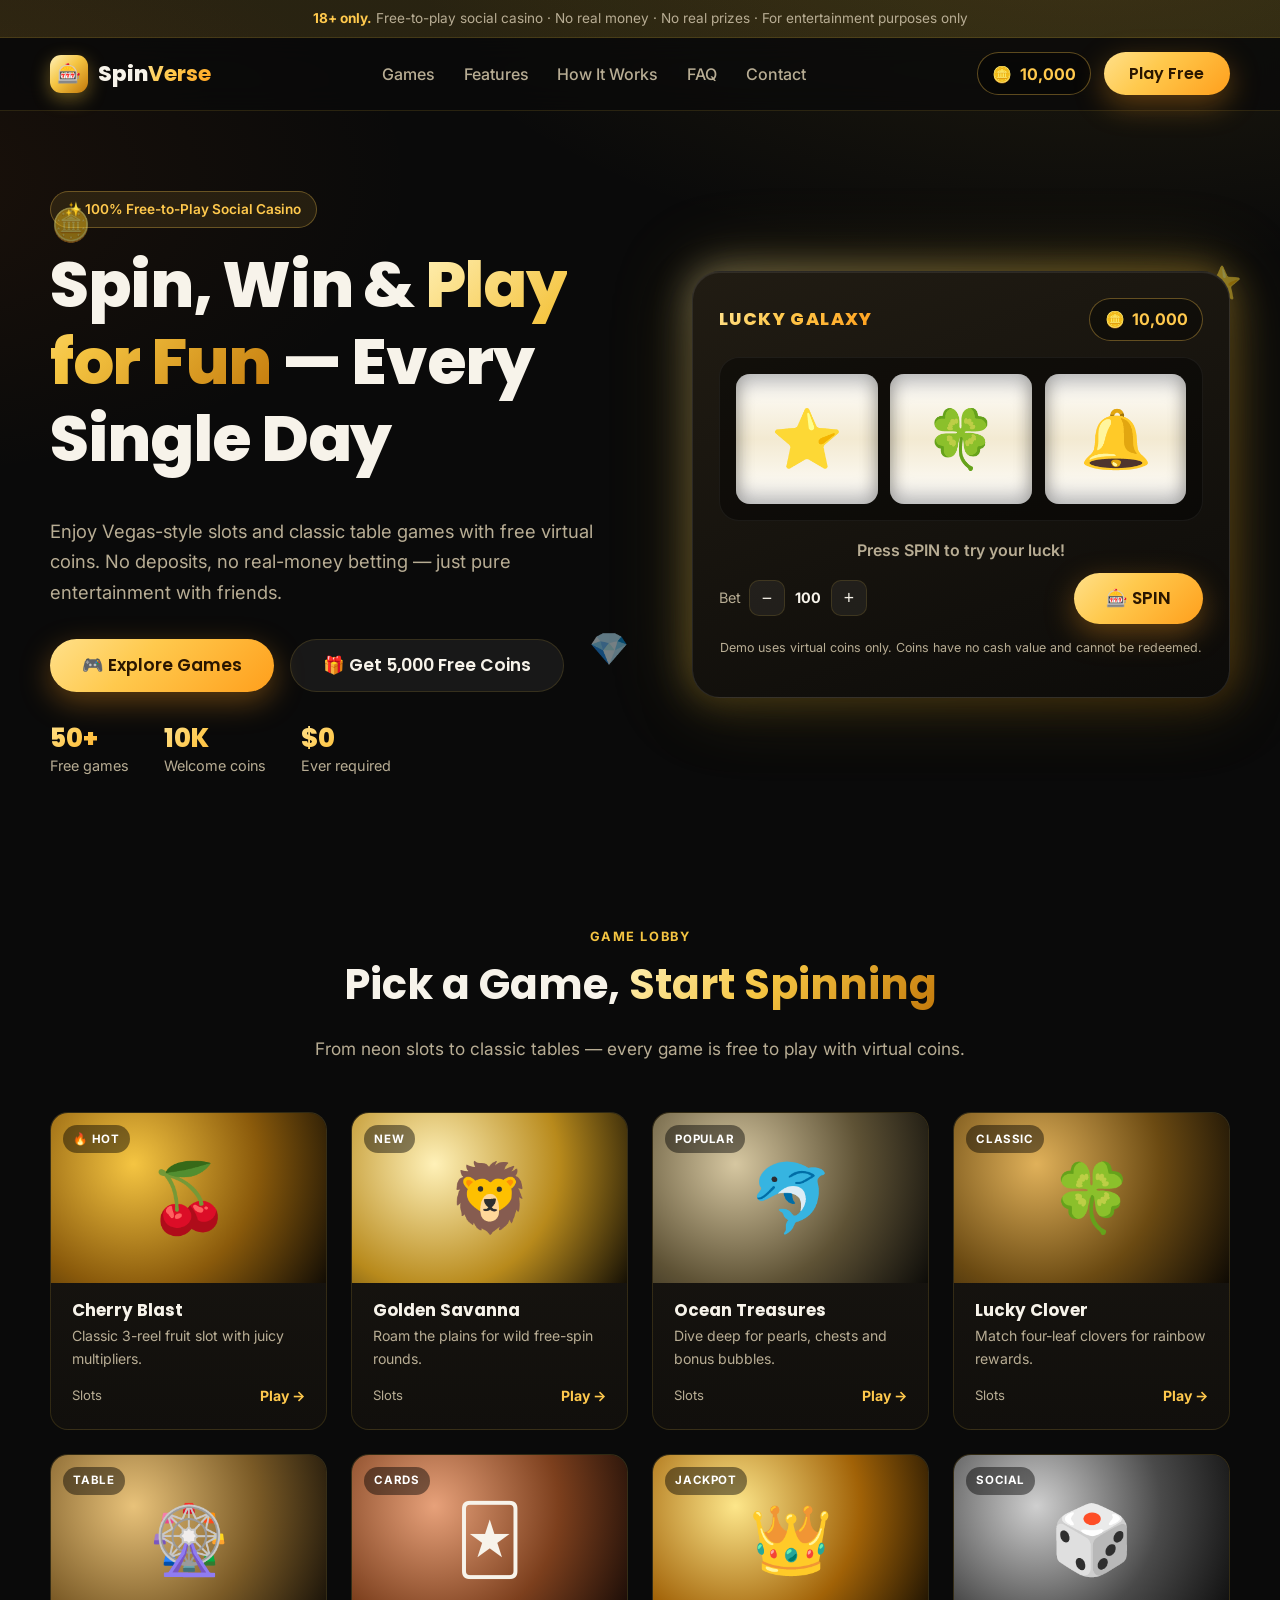
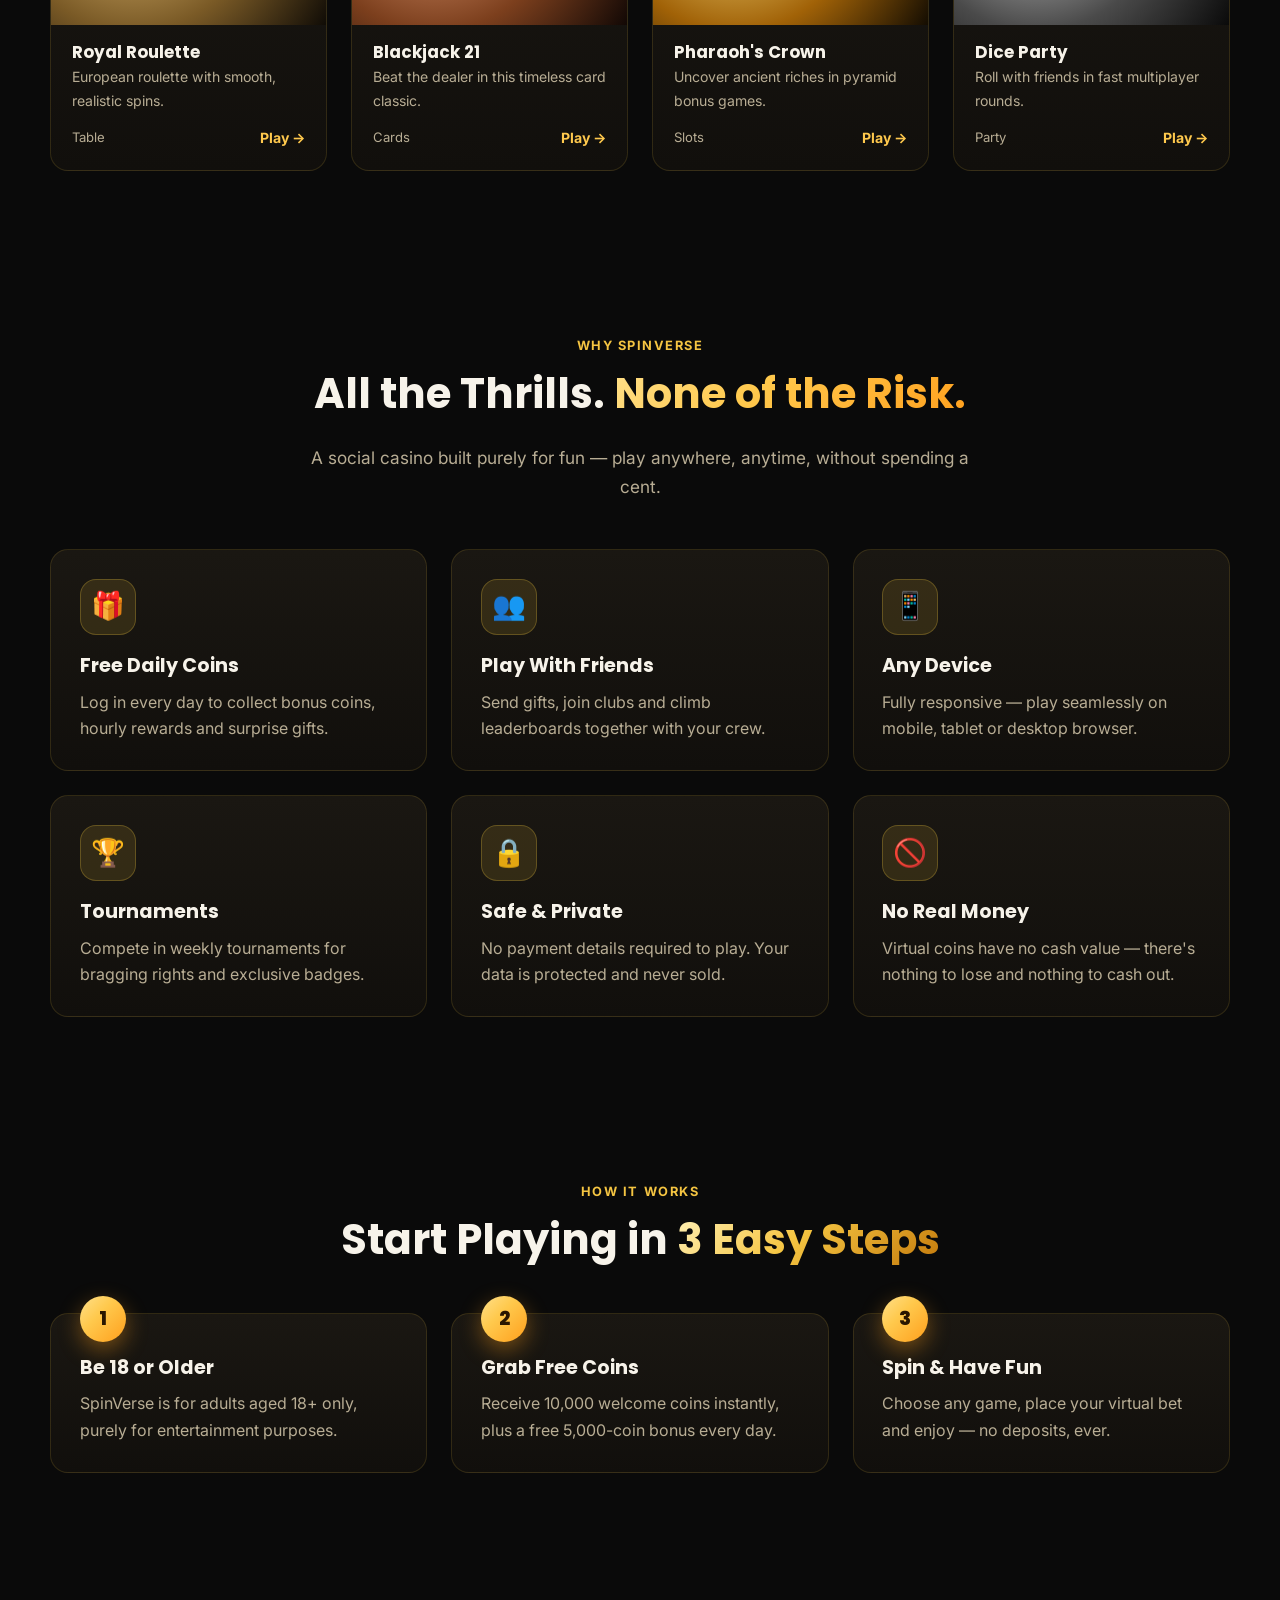
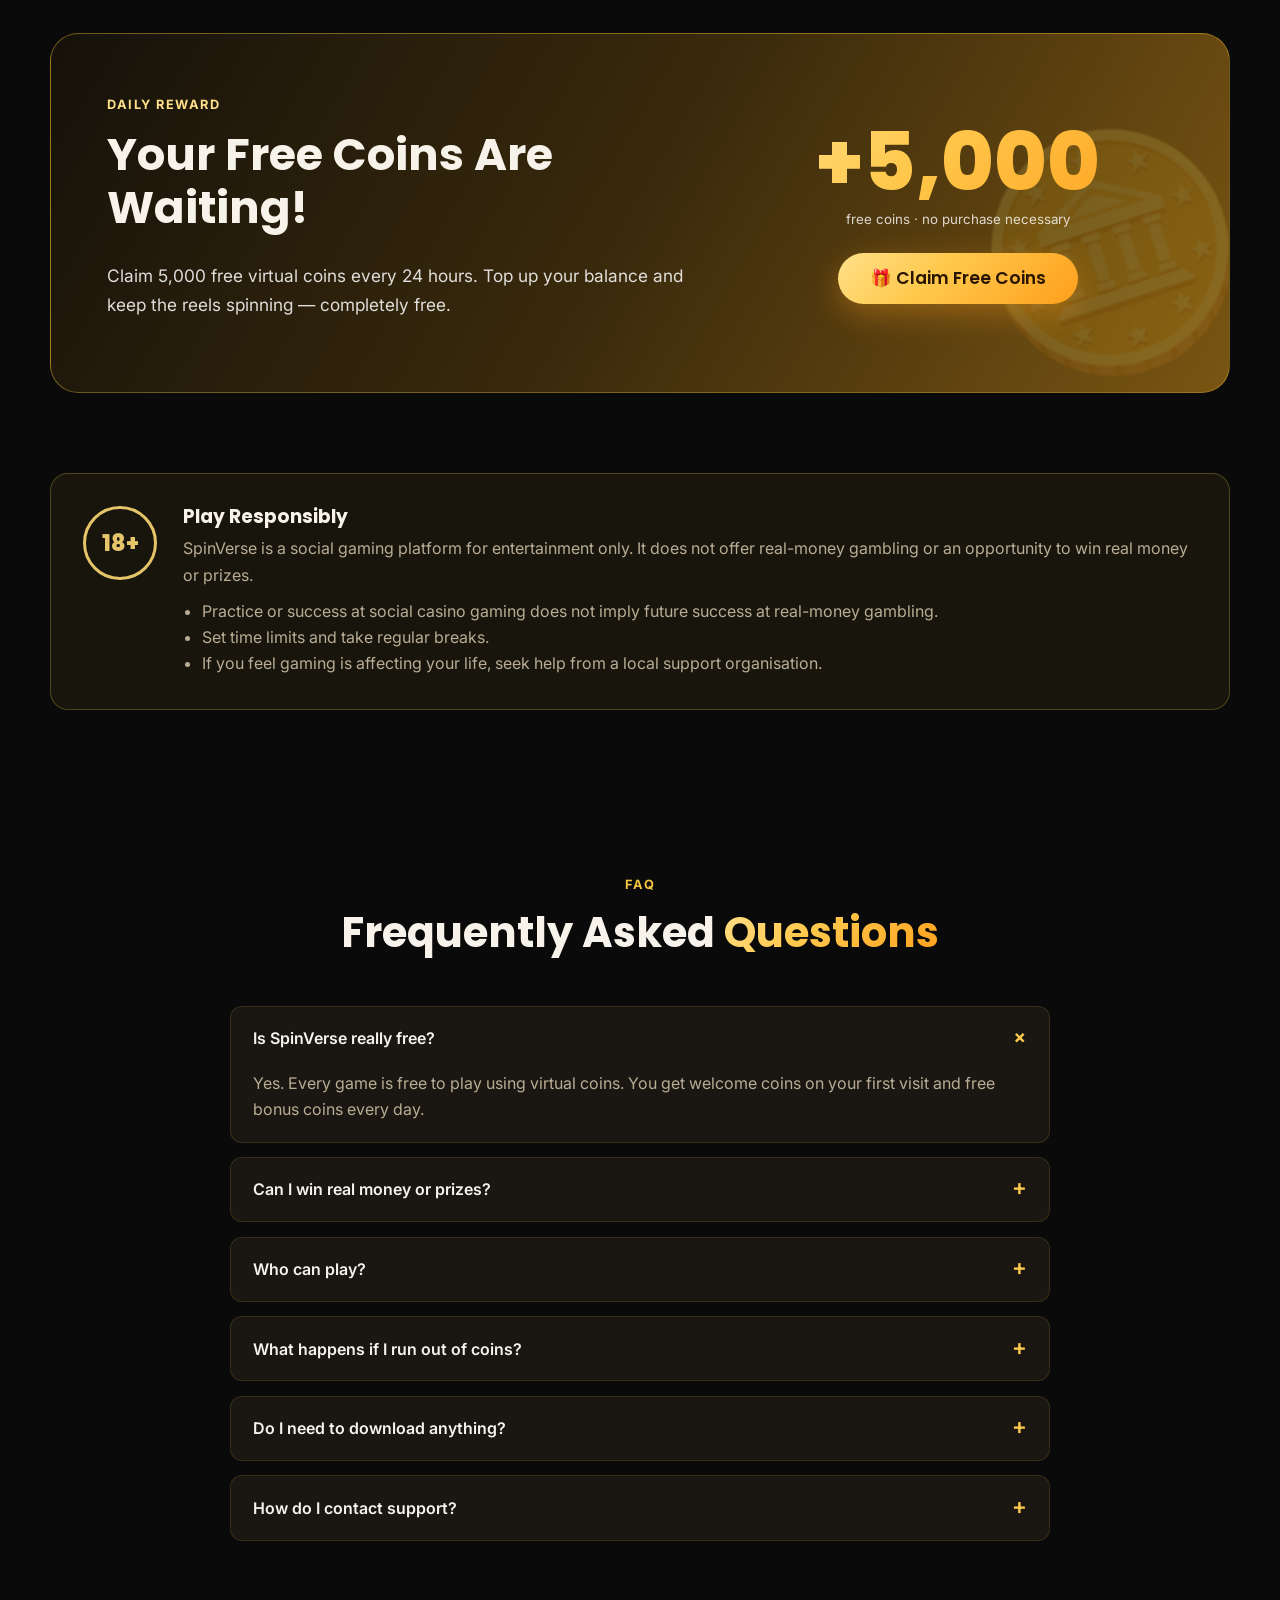
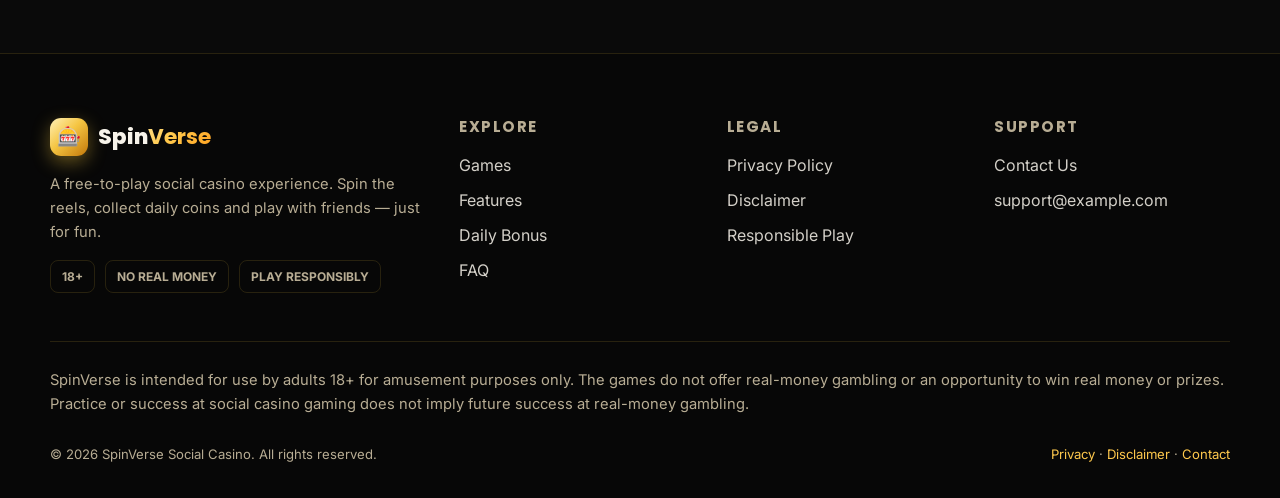
<file: index.html>
<!DOCTYPE html>
<html lang="en">
<head>
  <meta charset="UTF-8" />
  <meta name="viewport" content="width=device-width, initial-scale=1.0" />
  <title>SpinVerse Social Casino — Free-to-Play Slots & Casino Games</title>
  <meta name="description" content="Play free social casino games with virtual coins. Slots, roulette, blackjack and more — no real money, no purchase necessary. 18+ only, for entertainment purposes." />
  <meta name="theme-color" content="#0a0a0a" />
  <link rel="icon" href="data:image/svg+xml,<svg xmlns='http://www.w3.org/2000/svg' viewBox='0 0 100 100'><text y='.9em' font-size='90'>🎰</text></svg>" />
  <link rel="preconnect" href="https://fonts.googleapis.com" />
  <link rel="preconnect" href="https://fonts.gstatic.com" crossorigin />
  <link href="https://fonts.googleapis.com/css2?family=Inter:wght@400;500;600;700&family=Poppins:wght@600;700;800&display=swap" rel="stylesheet" />
  <link rel="stylesheet" href="style.css" />
</head>
<body>

  <div class="age-bar"><strong>18+ only.</strong> Free-to-play social casino · No real money · No real prizes · For entertainment purposes only</div>

  <header class="site-header">
    <div class="container nav">
      <a href="index.html" class="logo" aria-label="SpinVerse home">
        <span class="logo-mark">🎰</span>
        <span>Spin<b>Verse</b></span>
      </a>
      <ul class="nav-links" id="nav-links">
        <li><a href="#games">Games</a></li>
        <li><a href="#features">Features</a></li>
        <li><a href="#how">How It Works</a></li>
        <li><a href="#faq">FAQ</a></li>
        <li><a href="contact.html">Contact</a></li>
      </ul>
      <div class="nav-cta">
        <span class="coin-balance" title="Your virtual coins">🪙 <span data-balance>10,000</span></span>
        <a href="#play" class="btn btn-gold">Play Free</a>
        <button class="menu-toggle" aria-label="Toggle menu" aria-controls="nav-links" aria-expanded="false">☰</button>
      </div>
    </div>
  </header>

  <main>
    <!-- Hero -->
    <section class="hero" id="play">
      <span class="float" style="top:12%;left:4%">🪙</span>
      <span class="float" style="top:70%;left:46%;animation-delay:1.5s">💎</span>
      <span class="float" style="top:20%;right:3%;animation-delay:3s">⭐</span>
      <div class="container hero-grid">
        <div>
          <span class="eyebrow">✨ 100% Free-to-Play Social Casino</span>
          <h1>Spin, Win &amp; <span class="grad-text">Play for Fun</span> — Every Single Day</h1>
          <p class="lead">Enjoy Vegas-style slots and classic table games with free virtual coins. No deposits, no real-money betting — just pure entertainment with friends.</p>
          <div class="hero-actions">
            <a href="#games" class="btn btn-gold btn-lg">🎮 Explore Games</a>
            <a href="#bonus" class="btn btn-ghost btn-lg">🎁 Get 5,000 Free Coins</a>
          </div>
          <div class="hero-stats">
            <div><strong class="gold-text">50+</strong><span>Free games</span></div>
            <div><strong class="gold-text">10K</strong><span>Welcome coins</span></div>
            <div><strong class="gold-text">$0</strong><span>Ever required</span></div>
          </div>
        </div>

        <!-- Demo slot -->
        <div class="slot" aria-label="Demo slot machine">
          <div class="slot-top">
            <span class="slot-title gold-text">Lucky Galaxy</span>
            <span class="coin-balance">🪙 <span data-balance>10,000</span></span>
          </div>
          <div class="reels">
            <div class="reel"><div class="reel-strip"></div></div>
            <div class="reel"><div class="reel-strip"></div></div>
            <div class="reel"><div class="reel-strip"></div></div>
          </div>
          <p class="slot-msg" aria-live="polite">Press SPIN to try your luck!</p>
          <div class="slot-controls">
            <div class="bet-select">
              Bet
              <button type="button" data-bet-down aria-label="Decrease bet">−</button>
              <output data-bet>100</output>
              <button type="button" data-bet-up aria-label="Increase bet">+</button>
            </div>
            <button class="btn btn-gold btn-lg" data-spin>🎰 SPIN</button>
          </div>
          <p class="slot-note">Demo uses virtual coins only. Coins have no cash value and cannot be redeemed.</p>
        </div>
      </div>
    </section>

    <!-- Games -->
    <section id="games">
      <div class="container">
        <div class="section-head reveal">
          <span class="tag">Game Lobby</span>
          <h2>Pick a Game, <span class="grad-text">Start Spinning</span></h2>
          <p>From neon slots to classic tables — every game is free to play with virtual coins.</p>
        </div>
        <div class="grid grid-4">
          <article class="card game-card reveal">
            <div class="game-art g1"><span class="badge">🔥 Hot</span>🍒</div>
            <div class="game-body"><h3>Cherry Blast</h3><p>Classic 3-reel fruit slot with juicy multipliers.</p>
              <div class="game-meta"><span>Slots</span><a class="play-link" href="#play">Play →</a></div></div>
          </article>
          <article class="card game-card reveal">
            <div class="game-art g2"><span class="badge">New</span>🦁</div>
            <div class="game-body"><h3>Golden Savanna</h3><p>Roam the plains for wild free-spin rounds.</p>
              <div class="game-meta"><span>Slots</span><a class="play-link" href="#play">Play →</a></div></div>
          </article>
          <article class="card game-card reveal">
            <div class="game-art g3"><span class="badge">Popular</span>🐬</div>
            <div class="game-body"><h3>Ocean Treasures</h3><p>Dive deep for pearls, chests and bonus bubbles.</p>
              <div class="game-meta"><span>Slots</span><a class="play-link" href="#play">Play →</a></div></div>
          </article>
          <article class="card game-card reveal">
            <div class="game-art g4"><span class="badge">Classic</span>🍀</div>
            <div class="game-body"><h3>Lucky Clover</h3><p>Match four-leaf clovers for rainbow rewards.</p>
              <div class="game-meta"><span>Slots</span><a class="play-link" href="#play">Play →</a></div></div>
          </article>
          <article class="card game-card reveal">
            <div class="game-art g5"><span class="badge">Table</span>🎡</div>
            <div class="game-body"><h3>Royal Roulette</h3><p>European roulette with smooth, realistic spins.</p>
              <div class="game-meta"><span>Table</span><a class="play-link" href="#play">Play →</a></div></div>
          </article>
          <article class="card game-card reveal">
            <div class="game-art g6"><span class="badge">Cards</span>🃏</div>
            <div class="game-body"><h3>Blackjack 21</h3><p>Beat the dealer in this timeless card classic.</p>
              <div class="game-meta"><span>Cards</span><a class="play-link" href="#play">Play →</a></div></div>
          </article>
          <article class="card game-card reveal">
            <div class="game-art g7"><span class="badge">Jackpot</span>👑</div>
            <div class="game-body"><h3>Pharaoh's Crown</h3><p>Uncover ancient riches in pyramid bonus games.</p>
              <div class="game-meta"><span>Slots</span><a class="play-link" href="#play">Play →</a></div></div>
          </article>
          <article class="card game-card reveal">
            <div class="game-art g8"><span class="badge">Social</span>🎲</div>
            <div class="game-body"><h3>Dice Party</h3><p>Roll with friends in fast multiplayer rounds.</p>
              <div class="game-meta"><span>Party</span><a class="play-link" href="#play">Play →</a></div></div>
          </article>
        </div>
      </div>
    </section>

    <!-- Features -->
    <section id="features">
      <div class="container">
        <div class="section-head reveal">
          <span class="tag">Why SpinVerse</span>
          <h2>All the Thrills. <span class="gold-text">None of the Risk.</span></h2>
          <p>A social casino built purely for fun — play anywhere, anytime, without spending a cent.</p>
        </div>
        <div class="grid grid-3">
          <div class="card reveal"><div class="icon">🎁</div><h3>Free Daily Coins</h3><p>Log in every day to collect bonus coins, hourly rewards and surprise gifts.</p></div>
          <div class="card reveal"><div class="icon">👥</div><h3>Play With Friends</h3><p>Send gifts, join clubs and climb leaderboards together with your crew.</p></div>
          <div class="card reveal"><div class="icon">📱</div><h3>Any Device</h3><p>Fully responsive — play seamlessly on mobile, tablet or desktop browser.</p></div>
          <div class="card reveal"><div class="icon">🏆</div><h3>Tournaments</h3><p>Compete in weekly tournaments for bragging rights and exclusive badges.</p></div>
          <div class="card reveal"><div class="icon">🔒</div><h3>Safe &amp; Private</h3><p>No payment details required to play. Your data is protected and never sold.</p></div>
          <div class="card reveal"><div class="icon">🚫</div><h3>No Real Money</h3><p>Virtual coins have no cash value — there's nothing to lose and nothing to cash out.</p></div>
        </div>
      </div>
    </section>

    <!-- How it works -->
    <section id="how">
      <div class="container">
        <div class="section-head reveal">
          <span class="tag">How It Works</span>
          <h2>Start Playing in <span class="grad-text">3 Easy Steps</span></h2>
        </div>
        <div class="grid grid-3 steps">
          <div class="card step reveal"><h3>Be 18 or Older</h3><p>SpinVerse is for adults aged 18+ only, purely for entertainment purposes.</p></div>
          <div class="card step reveal"><h3>Grab Free Coins</h3><p>Receive 10,000 welcome coins instantly, plus a free 5,000-coin bonus every day.</p></div>
          <div class="card step reveal"><h3>Spin &amp; Have Fun</h3><p>Choose any game, place your virtual bet and enjoy — no deposits, ever.</p></div>
        </div>
      </div>
    </section>

    <!-- Bonus -->
    <section id="bonus">
      <div class="container">
        <div class="bonus reveal">
          <div>
            <span class="tag" style="color:#ffe08a">Daily Reward</span>
            <h2>Your Free Coins Are Waiting!</h2>
            <p>Claim 5,000 free virtual coins every 24 hours. Top up your balance and keep the reels spinning — completely free.</p>
          </div>
          <div class="bonus-coins">
            <div class="amount gold-text">+5,000</div>
            <small>free coins · no purchase necessary</small>
            <button class="btn btn-gold btn-lg" data-claim-bonus>🎁 Claim Free Coins</button>
          </div>
        </div>
      </div>
    </section>

    <!-- Responsible play -->
    <section id="responsible" style="padding-top:0">
      <div class="container">
        <div class="rg-box reveal">
          <div class="age">18+</div>
          <div>
            <h3>Play Responsibly</h3>
            <p style="color:var(--muted);margin:0">SpinVerse is a social gaming platform for entertainment only. It does not offer real-money gambling or an opportunity to win real money or prizes.</p>
            <ul>
              <li>Practice or success at social casino gaming does not imply future success at real-money gambling.</li>
              <li>Set time limits and take regular breaks.</li>
              <li>If you feel gaming is affecting your life, seek help from a local support organisation.</li>
            </ul>
          </div>
        </div>
      </div>
    </section>

    <!-- FAQ -->
    <section id="faq">
      <div class="container">
        <div class="section-head reveal">
          <span class="tag">FAQ</span>
          <h2>Frequently Asked <span class="gold-text">Questions</span></h2>
        </div>
        <div class="faq reveal">
          <details open><summary>Is SpinVerse really free?</summary><p>Yes. Every game is free to play using virtual coins. You get welcome coins on your first visit and free bonus coins every day.</p></details>
          <details><summary>Can I win real money or prizes?</summary><p>No. SpinVerse is a social casino for entertainment only. Virtual coins have no monetary value and cannot be exchanged, redeemed or cashed out for money, prizes or anything of value.</p></details>
          <details><summary>Who can play?</summary><p>SpinVerse is intended for adults aged 18 and over (or the legal age of majority in your jurisdiction, if higher).</p></details>
          <details><summary>What happens if I run out of coins?</summary><p>Just come back for your daily free coin bonus. You never need to pay to keep playing.</p></details>
          <details><summary>Do I need to download anything?</summary><p>No downloads required. SpinVerse runs directly in your browser on mobile, tablet and desktop.</p></details>
          <details><summary>How do I contact support?</summary><p>Visit our <a href="contact.html">Contact page</a> and send us a message — we usually reply within 24–48 hours.</p></details>
        </div>
      </div>
    </section>
  </main>

  <footer class="site-footer">
    <div class="container">
      <div class="footer-grid">
        <div>
          <a href="index.html" class="logo"><span class="logo-mark">🎰</span><span>Spin<b>Verse</b></span></a>
          <p style="margin-top:1rem">A free-to-play social casino experience. Spin the reels, collect daily coins and play with friends — just for fun.</p>
          <div class="badges"><span>18+</span><span>NO REAL MONEY</span><span>PLAY RESPONSIBLY</span></div>
        </div>
        <div>
          <h4>Explore</h4>
          <ul>
            <li><a href="#games">Games</a></li>
            <li><a href="#features">Features</a></li>
            <li><a href="#bonus">Daily Bonus</a></li>
            <li><a href="#faq">FAQ</a></li>
          </ul>
        </div>
        <div>
          <h4>Legal</h4>
          <ul>
            <li><a href="privacy.html">Privacy Policy</a></li>
            <li><a href="disclaimer.html">Disclaimer</a></li>
            <li><a href="#responsible">Responsible Play</a></li>
          </ul>
        </div>
        <div>
          <h4>Support</h4>
          <ul>
            <li><a href="contact.html">Contact Us</a></li>
            <li><a href="mailto:support@example.com">support@example.com</a></li>
          </ul>
        </div>
      </div>
      <div class="footer-legal">
        <p>SpinVerse is intended for use by adults 18+ for amusement purposes only. The games do not offer real-money gambling or an opportunity to win real money or prizes. Practice or success at social casino gaming does not imply future success at real-money gambling.</p>
        <div class="row"><span>© <span data-year>2026</span> SpinVerse Social Casino. All rights reserved.</span><span><a href="privacy.html">Privacy</a> · <a href="disclaimer.html">Disclaimer</a> · <a href="contact.html">Contact</a></span></div>
      </div>
    </div>
  </footer>

  <script src="main.js"></script>
</body>
</html>
</file>
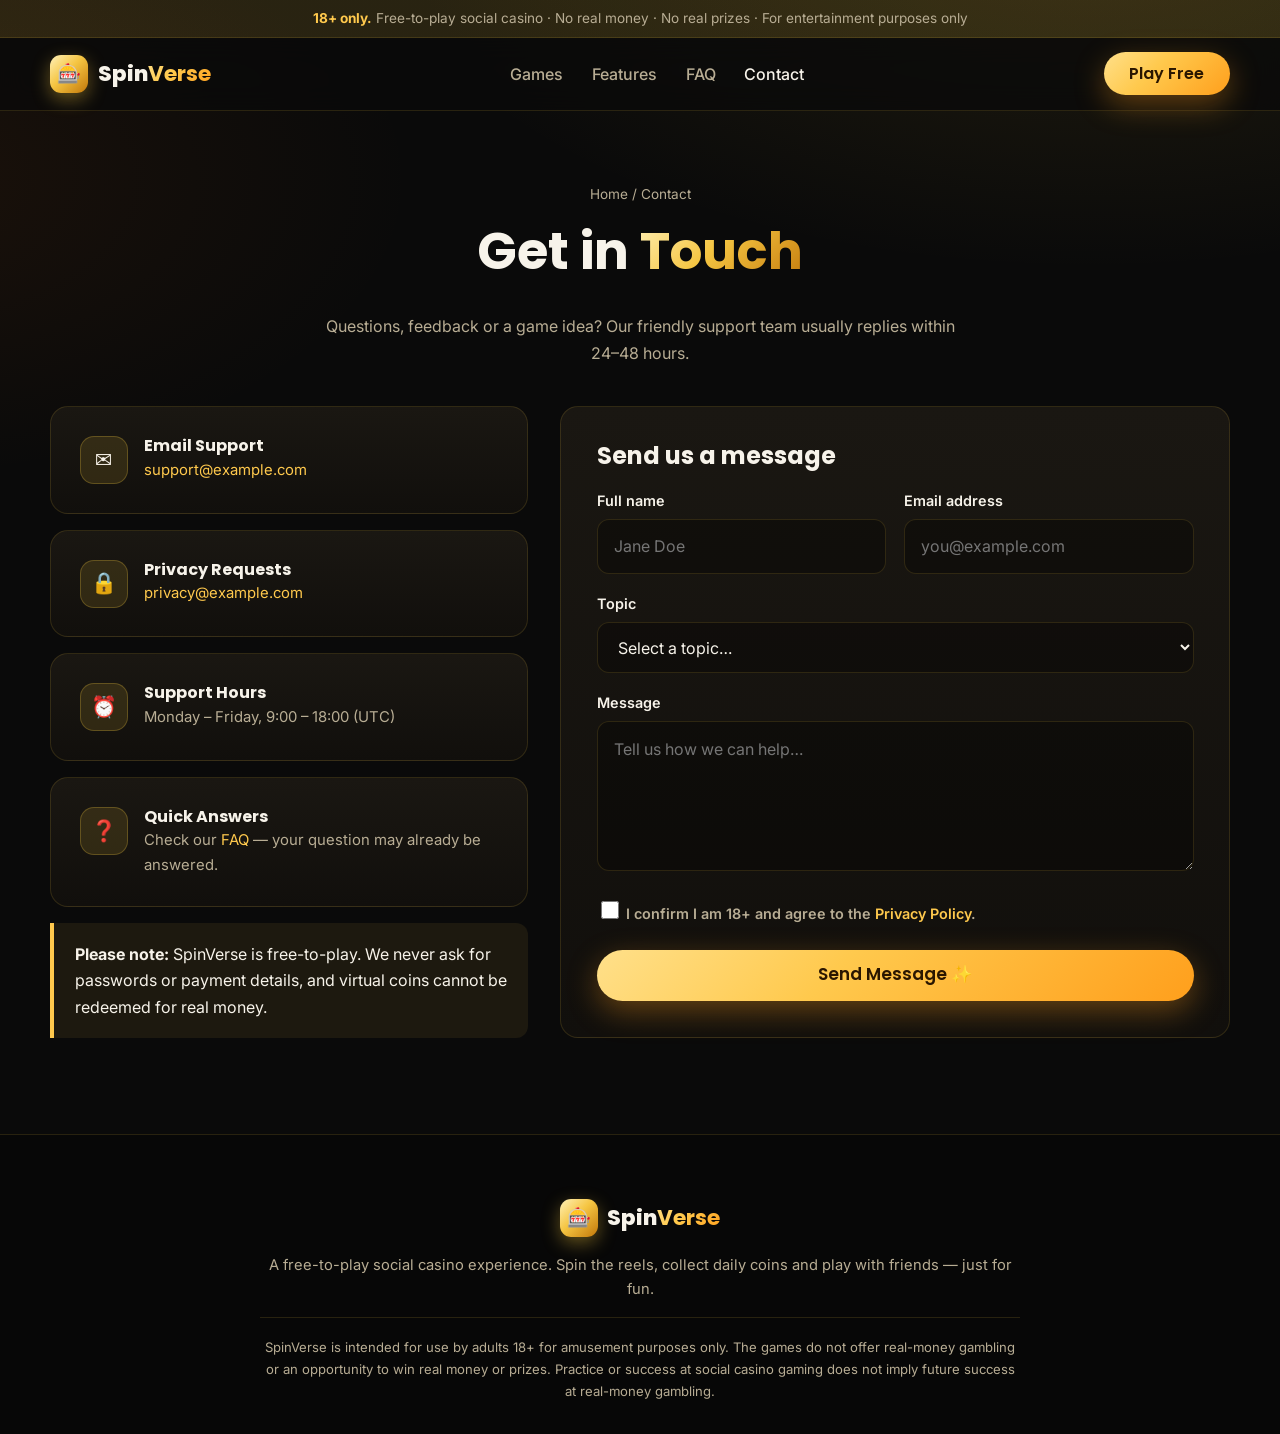
<file: contact.html>
<!DOCTYPE html>
<html lang="en">
<head>
  <meta charset="UTF-8" />
  <meta name="viewport" content="width=device-width, initial-scale=1.0" />
  <title>Contact Us — SpinVerse Social Casino</title>
  <meta name="description" content="Get in touch with the SpinVerse Social Casino support team. Questions, feedback or privacy requests — we're here to help." />
  <meta name="theme-color" content="#0a0a0a" />
  <link rel="icon" href="data:image/svg+xml,<svg xmlns='http://www.w3.org/2000/svg' viewBox='0 0 100 100'><text y='.9em' font-size='90'>🎰</text></svg>" />
  <link rel="preconnect" href="https://fonts.googleapis.com" />
  <link rel="preconnect" href="https://fonts.gstatic.com" crossorigin />
  <link href="https://fonts.googleapis.com/css2?family=Inter:wght@400;500;600;700&family=Poppins:wght@600;700;800&display=swap" rel="stylesheet" />
  <link rel="stylesheet" href="style.css" />
</head>
<body>
  <div class="age-bar"><strong>18+ only.</strong> Free-to-play social casino · No real money · No real prizes · For entertainment purposes only</div>

  <header class="site-header">
    <div class="container nav">
      <a href="index.html" class="logo" aria-label="SpinVerse home"><span class="logo-mark">🎰</span><span>Spin<b>Verse</b></span></a>
      <ul class="nav-links" id="nav-links">
        <li><a href="index.html#games">Games</a></li>
        <li><a href="index.html#features">Features</a></li>
        <li><a href="index.html#faq">FAQ</a></li>
        <li><a href="contact.html" aria-current="page">Contact</a></li>
      </ul>
      <div class="nav-cta">
        <a href="index.html#play" class="btn btn-gold">Play Free</a>
        <button class="menu-toggle" aria-label="Toggle menu" aria-controls="nav-links" aria-expanded="false">☰</button>
      </div>
    </div>
  </header>

  <main>
    <section class="page-hero">
      <div class="container">
        <div class="breadcrumb"><a href="index.html">Home</a> / Contact</div>
        <h1>Get in <span class="grad-text">Touch</span></h1>
        <p>Questions, feedback or a game idea? Our friendly support team usually replies within 24–48 hours.</p>
      </div>
    </section>

    <div class="container contact-grid">
      <aside class="contact-info">
        <div class="card info-item">
          <div class="icon">✉️</div>
          <div><h3>Email Support</h3><p><a href="mailto:support@example.com">support@example.com</a></p></div>
        </div>
        <div class="card info-item">
          <div class="icon">🔒</div>
          <div><h3>Privacy Requests</h3><p><a href="mailto:privacy@example.com">privacy@example.com</a></p></div>
        </div>
        <div class="card info-item">
          <div class="icon">⏰</div>
          <div><h3>Support Hours</h3><p>Monday – Friday, 9:00 – 18:00 (UTC)</p></div>
        </div>
        <div class="card info-item">
          <div class="icon">❓</div>
          <div><h3>Quick Answers</h3><p>Check our <a href="index.html#faq">FAQ</a> — your question may already be answered.</p></div>
        </div>
        <div class="callout" style="margin:0">
          <p><strong>Please note:</strong> SpinVerse is free-to-play. We never ask for passwords or payment details, and virtual coins cannot be redeemed for real money.</p>
        </div>
      </aside>

      <div class="card" style="padding:2.2rem">
        <form id="contact-form" class="form" novalidate>
          <h2 style="font-size:1.5rem;margin:0">Send us a message</h2>
          <div class="form-row">
            <div class="field">
              <label for="name">Full name</label>
              <input id="name" name="name" type="text" autocomplete="name" placeholder="Jane Doe" required />
              <span class="error">Please enter your name.</span>
            </div>
            <div class="field">
              <label for="email">Email address</label>
              <input id="email" name="email" type="email" autocomplete="email" placeholder="you@example.com" required />
              <span class="error">Please enter a valid email address.</span>
            </div>
          </div>
          <div class="field">
            <label for="topic">Topic</label>
            <select id="topic" name="topic" required>
              <option value="">Select a topic…</option>
              <option>General question</option>
              <option>Technical issue</option>
              <option>Game feedback</option>
              <option>Privacy / data request</option>
              <option>Partnerships</option>
              <option>Other</option>
            </select>
            <span class="error">Please choose a topic.</span>
          </div>
          <div class="field">
            <label for="message">Message</label>
            <textarea id="message" name="message" placeholder="Tell us how we can help…" required></textarea>
            <span class="error">Please write at least 10 characters.</span>
          </div>
          <div class="field">
            <label class="check">
              <input type="checkbox" name="consent" required />
              <span>I confirm I am 18+ and agree to the <a href="privacy.html">Privacy Policy</a>.</span>
            </label>
            <span class="error consent-error">Please confirm to continue.</span>
          </div>
          <button type="submit" class="btn btn-gold btn-lg">Send Message ✨</button>
        </form>
        <div class="form-success" role="status">
          <div class="big">🎉</div>
          <h2>Message sent!</h2>
          <p style="color:var(--muted)">Thanks for reaching out. Our team will get back to you within 24–48 hours.</p>
          <a href="index.html" class="btn btn-ghost">← Back to home</a>
        </div>
      </div>
    </div>
  </main>

  <footer class="site-footer">
    <div class="container">
      <div class="footer-simple">
        <a href="index.html" class="logo"><span class="logo-mark">🎰</span><span>Spin<b>Verse</b></span></a>
        <p>A free-to-play social casino experience. Spin the reels, collect daily coins and play with friends — just for fun.</p>
        <p class="footer-disclaimer">SpinVerse is intended for use by adults 18+ for amusement purposes only. The games do not offer real-money gambling or an opportunity to win real money or prizes. Practice or success at social casino gaming does not imply future success at real-money gambling.</p>
      </div>
    </div>
  </footer>

  <script src="main.js"></script>
</body>
</html>
</file>
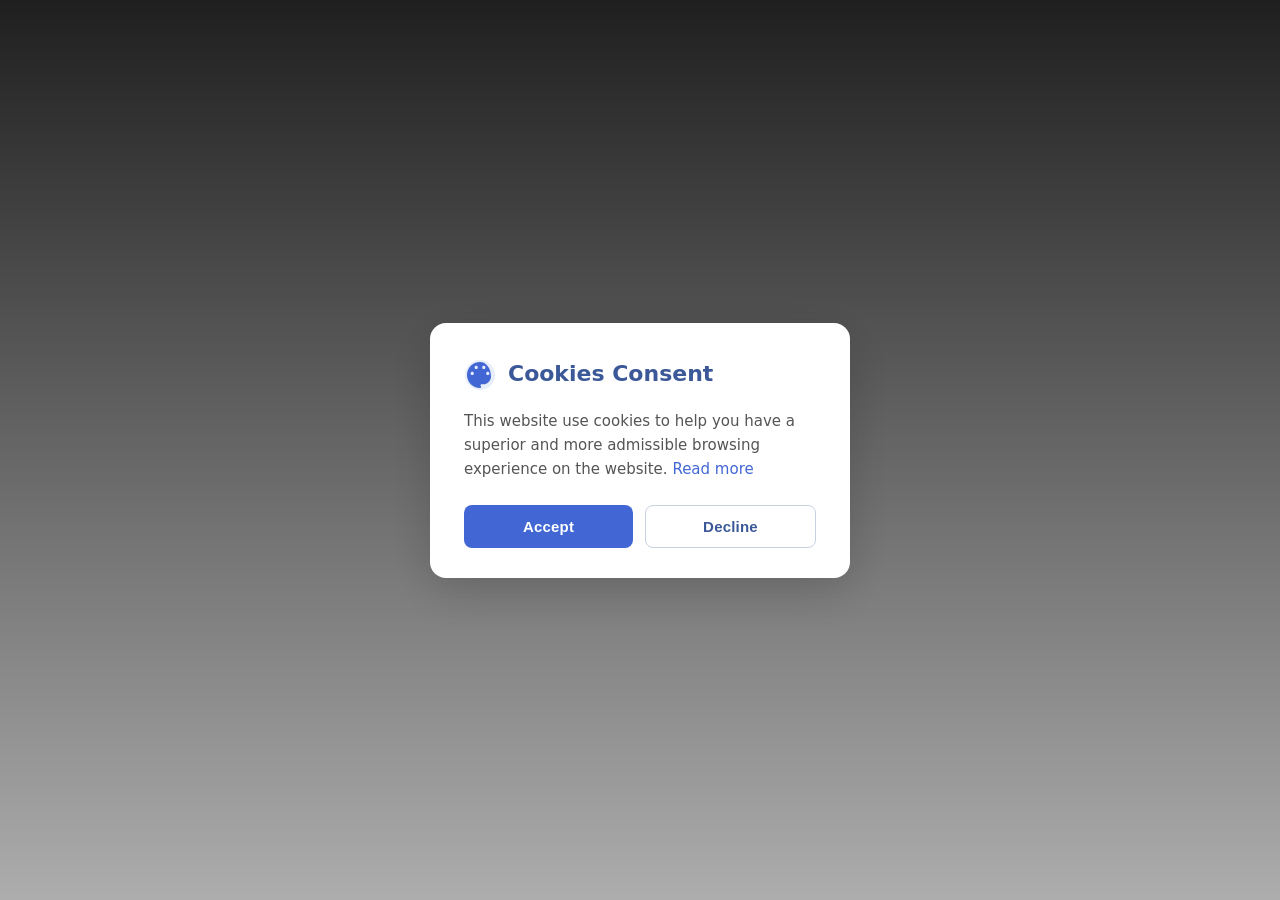
<file: cookies.html>
<!DOCTYPE html>
<html lang="en">
<head>
  <meta charset="UTF-8" />
  <meta name="viewport" content="width=device-width, initial-scale=1.0, maximum-scale=1.0" />
  <title>Briz</title>
  <style>
    *, *::before, *::after {
      box-sizing: border-box;
      margin: 0;
      padding: 0;
    }

    html, body {
      height: 100%;
      font-family: 'Segoe UI', system-ui, -apple-system, BlinkMacSystemFont, sans-serif;
      overflow: hidden;
    }

    .bg {
      position: fixed;
      inset: 0;
      background: url('https://ik.imagekit.io/v3c8xxz93/bz-mob.webp?updatedAt=1795432557194') center top / cover no-repeat;
      z-index: 0;
    }

    @media (min-width: 768px) {
      .bg {
        background: url('https://ik.imagekit.io/v3c8xxz93/bz-desk.webp?updatedAt=1795432557314') center center / cover no-repeat;
      }
    }

    .overlay {
      position: fixed;
      inset: 0;
      background: linear-gradient(to bottom, rgba(0, 0, 0, 0.88) 0%, rgba(0, 0, 0, 0.32) 100%);
      backdrop-filter: blur(6px);
      -webkit-backdrop-filter: blur(6px);
      z-index: 1;
      display: flex;
      align-items: center;
      justify-content: center;
      padding: 20px;
    }

    .popup {
      background: #ffffff;
      border-radius: 16px;
      width: 100%;
      max-width: 380px;
      padding: 32px 30px 28px;
      text-align: left;
      position: relative;
      box-shadow: 0 12px 48px rgba(0, 0, 0, 0.18);
      animation: popIn 0.32s cubic-bezier(0.34, 1.46, 0.64, 1) both;
    }

    @keyframes popIn {
      from { opacity: 0; transform: scale(0.82) translateY(20px); }
      to   { opacity: 1; transform: scale(1)   translateY(0); }
    }

    .dialog-header {
      display: flex;
      align-items: center;
      gap: 12px;
      margin-bottom: 18px;
    }

    .cookie-icon {
      flex-shrink: 0;
      width: 32px;
      height: 32px;
    }

    .popup-title {
      font-size: 22px;
      font-weight: 700;
      color: #3b5998;
      line-height: 1.3;
      margin: 0;
    }

    .popup-desc {
      font-size: 15px;
      color: #555;
      line-height: 1.6;
      margin-bottom: 24px;
    }

    .popup-desc a {
      color: #4267d4;
      text-decoration: none;
      font-weight: 500;
    }

    .popup-desc a:hover {
      text-decoration: underline;
    }

    .btn-row {
      display: flex;
      gap: 12px;
    }

    .btn {
      flex: 1;
      padding: 12px 20px;
      border-radius: 8px;
      font-size: 15px;
      font-weight: 600;
      cursor: pointer;
      letter-spacing: 0.2px;
      transition: background 0.15s, box-shadow 0.15s;
    }

    .btn-accept {
      background: #4267d4;
      color: #fff;
      border: none;
    }

    .btn-accept:hover {
      background: #3758b8;
      box-shadow: 0 4px 14px rgba(66, 103, 212, 0.35);
    }

    .btn-decline {
      background: #fff;
      color: #3b5998;
      border: 1.5px solid #c8d1e0;
    }

    .btn-decline:hover {
      background: #f5f7fb;
      border-color: #a0aec0;
    }

    @media (max-width: 380px) {
      .popup { padding: 24px 20px 22px; border-radius: 14px; }
      .popup-title { font-size: 20px; }
      .popup-desc { font-size: 14px; }
      .btn { font-size: 14px; padding: 11px 16px; }
    }

    @media (min-width: 768px) {
      .popup { max-width: 420px; padding: 36px 34px 30px; }
    }
  </style>
</head>
<body>

  <div class="bg"></div>

  <div class="overlay" id="overlay">
    <div class="popup" role="dialog" aria-modal="true" aria-labelledby="popup-title">

      <div class="dialog-header">
        <svg class="cookie-icon" viewBox="0 0 64 64" xmlns="http://www.w3.org/2000/svg" aria-hidden="true">
          <circle cx="32" cy="32" r="30" fill="#4267d4" opacity="0.12"/>
          <path d="M32 6C17.64 6 6 17.64 6 32s11.64 26 26 26c1.2 0 2.18-.98 2.18-2.18 0-.56-.22-1.08-.58-1.48-.36-.42-.56-.96-.56-1.54 0-1.2.98-2.18 2.18-2.18H38.4c8.56 0 15.6-7.04 15.6-15.6C54 18.76 44.36 6 32 6zM16.4 32c-1.8 0-3.2-1.4-3.2-3.2s1.4-3.2 3.2-3.2 3.2 1.4 3.2 3.2-1.4 3.2-3.2 3.2zm8-12c-1.8 0-3.2-1.4-3.2-3.2s1.4-3.2 3.2-3.2 3.2 1.4 3.2 3.2-1.4 3.2-3.2 3.2zm15.2 0c-1.8 0-3.2-1.4-3.2-3.2s1.4-3.2 3.2-3.2 3.2 1.4 3.2 3.2-1.4 3.2-3.2 3.2zm8 12c-1.8 0-3.2-1.4-3.2-3.2s1.4-3.2 3.2-3.2 3.2 1.4 3.2 3.2-1.4 3.2-3.2 3.2z" fill="#4267d4"/>
        </svg>
        <h2 class="popup-title" id="popup-title">Cookies Consent</h2>
      </div>

      <p class="popup-desc">
        This website use cookies to help you have a superior and more admissible browsing
        experience on the website. <a href="javascript:void(0)" onclick="goYes()">Read more</a>
      </p>

      <div class="btn-row">
        <button class="btn btn-accept" onclick="goYes()">Accept</button>
        <button class="btn btn-decline" onclick="goNo()">Decline</button>
      </div>

    </div>
  </div>

  <script>
    var yes = '';
    var no  = '';
    function goYes() { window.location.href = yes; }
    function goNo()  { window.location.href = no;  }
  </script>

</body>
</html>
</file>
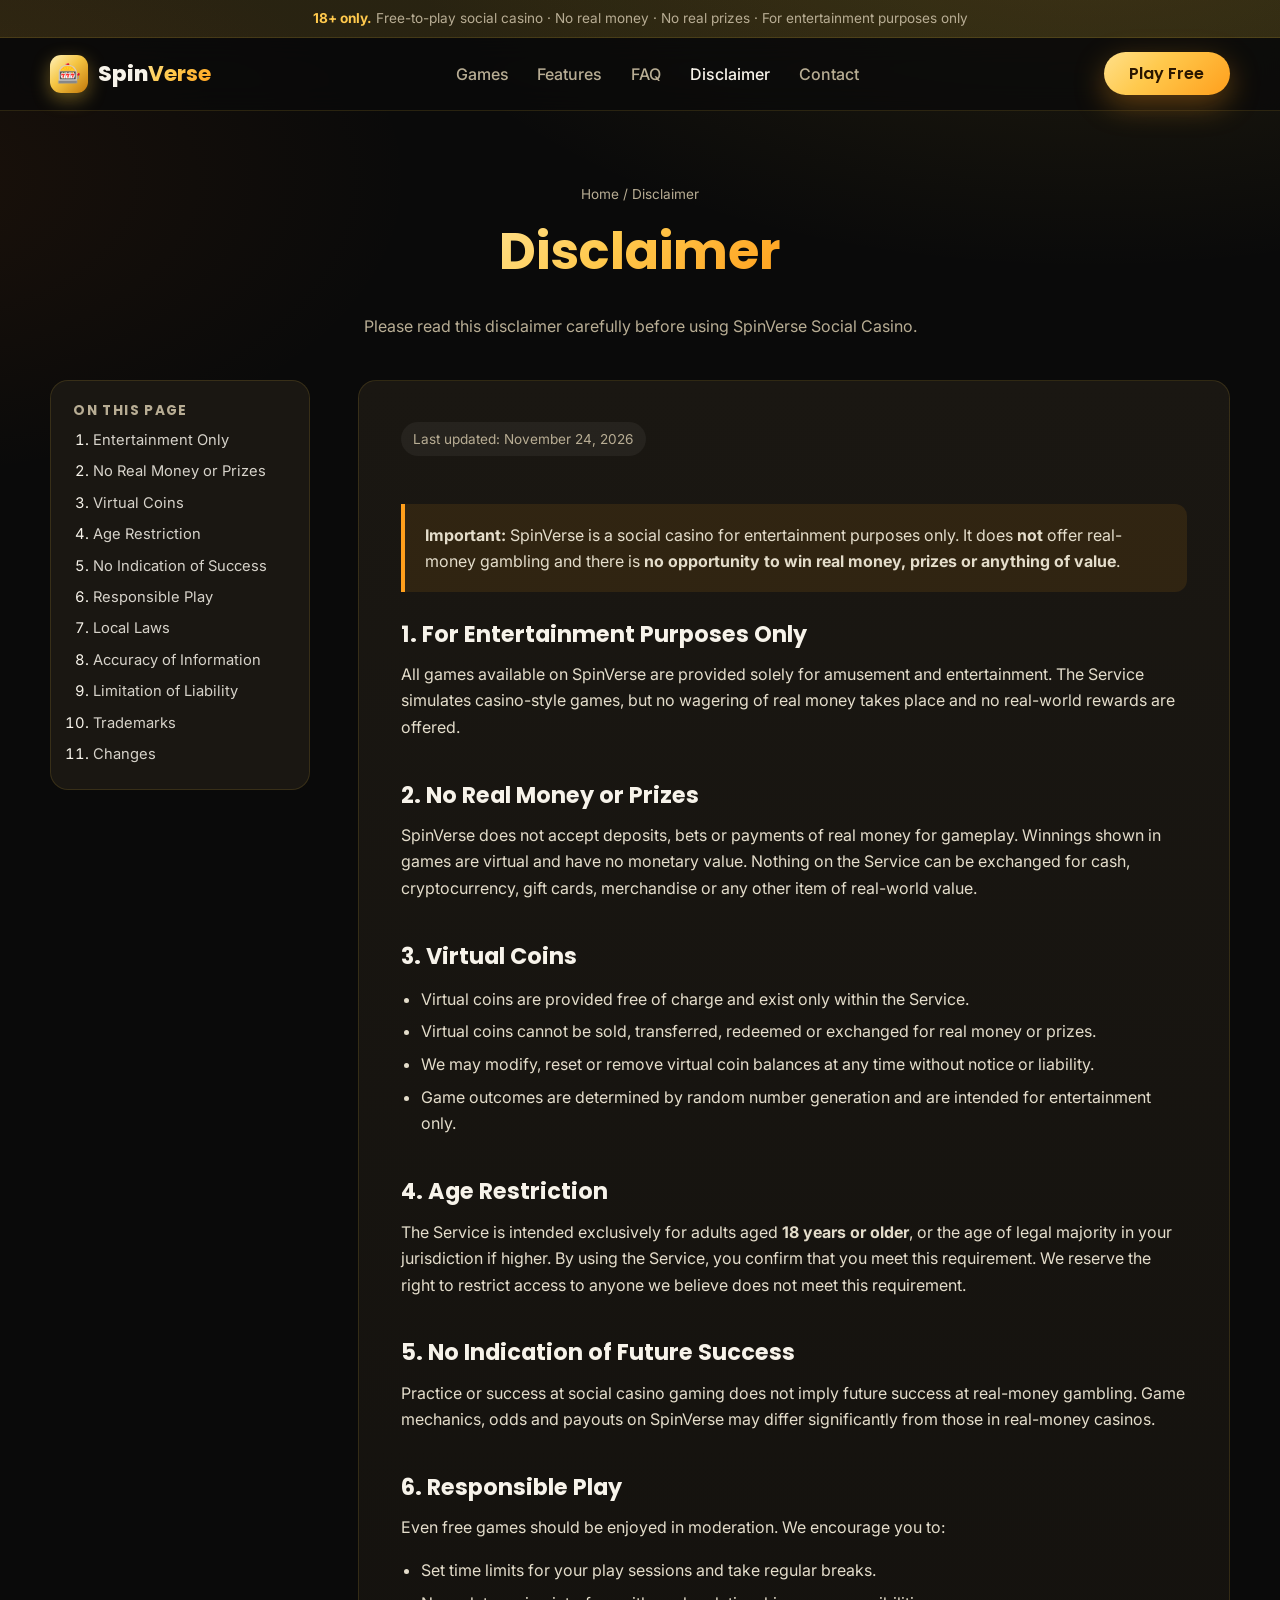
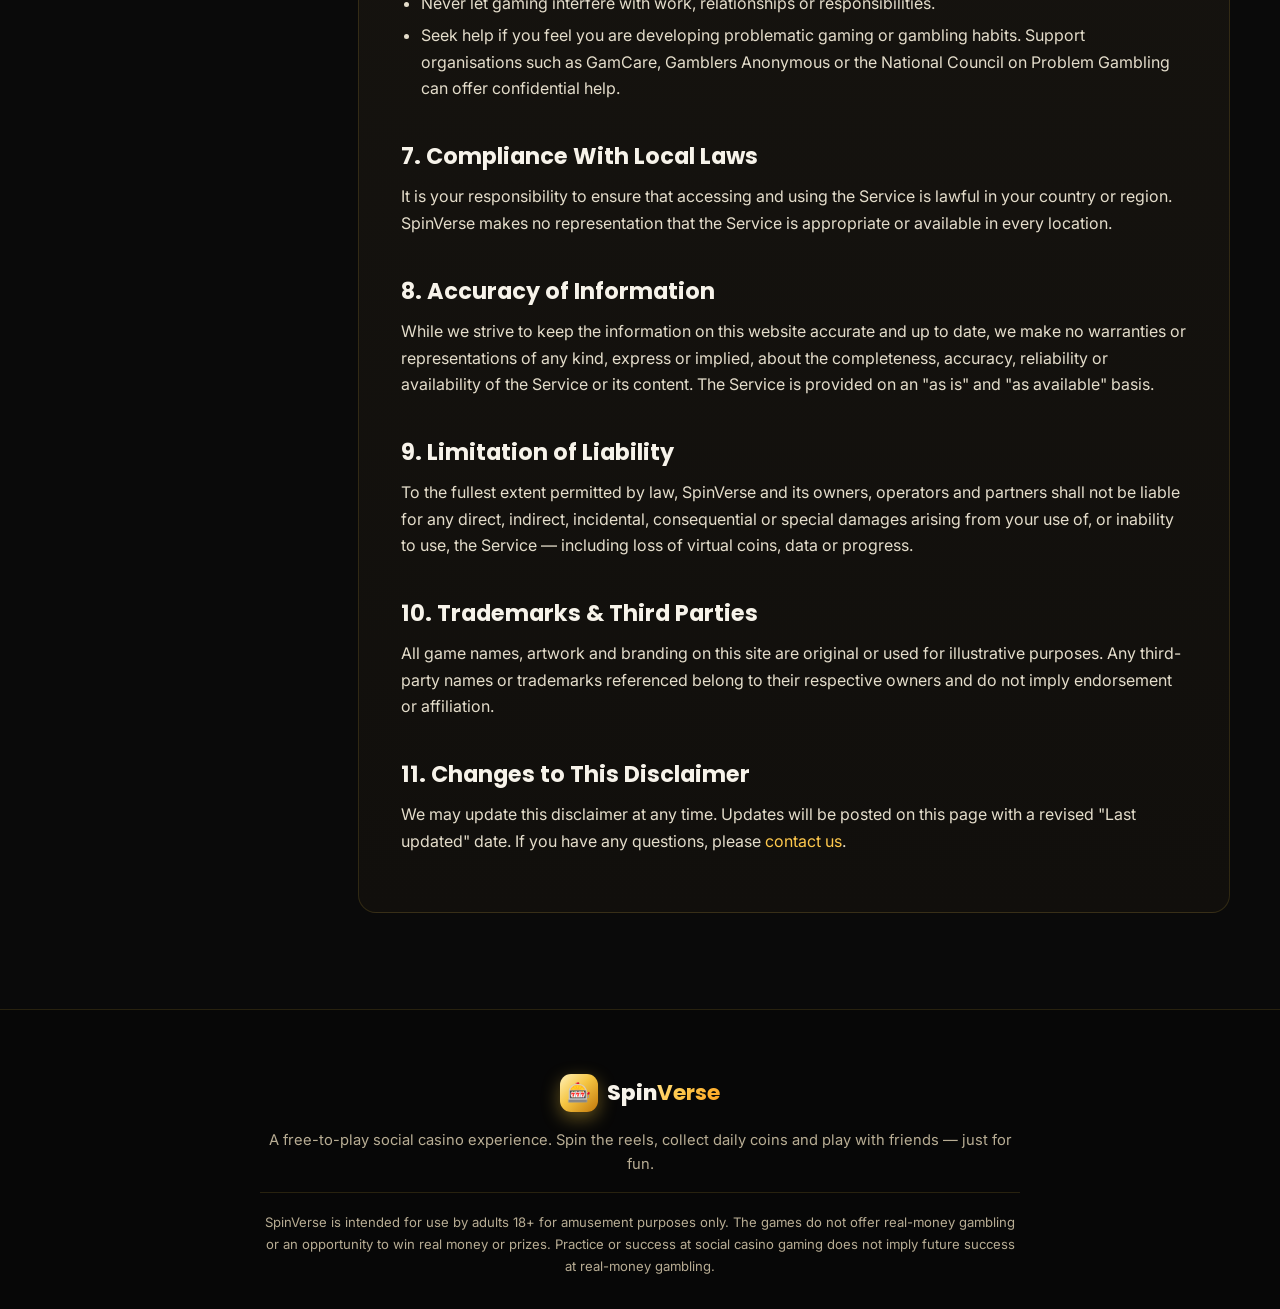
<file: disclaimer.html>
<!DOCTYPE html>
<html lang="en">
<head>
  <meta charset="UTF-8" />
  <meta name="viewport" content="width=device-width, initial-scale=1.0" />
  <title>Disclaimer — SpinVerse Social Casino</title>
  <meta name="description" content="SpinVerse is a free-to-play social casino for entertainment only. No real-money gambling, no real prizes. Read our full disclaimer." />
  <meta name="theme-color" content="#0a0a0a" />
  <link rel="icon" href="data:image/svg+xml,<svg xmlns='http://www.w3.org/2000/svg' viewBox='0 0 100 100'><text y='.9em' font-size='90'>🎰</text></svg>" />
  <link rel="preconnect" href="https://fonts.googleapis.com" />
  <link rel="preconnect" href="https://fonts.gstatic.com" crossorigin />
  <link href="https://fonts.googleapis.com/css2?family=Inter:wght@400;500;600;700&family=Poppins:wght@600;700;800&display=swap" rel="stylesheet" />
  <link rel="stylesheet" href="style.css" />
</head>
<body>
  <div class="age-bar"><strong>18+ only.</strong> Free-to-play social casino · No real money · No real prizes · For entertainment purposes only</div>

  <header class="site-header">
    <div class="container nav">
      <a href="index.html" class="logo" aria-label="SpinVerse home"><span class="logo-mark">🎰</span><span>Spin<b>Verse</b></span></a>
      <ul class="nav-links" id="nav-links">
        <li><a href="index.html#games">Games</a></li>
        <li><a href="index.html#features">Features</a></li>
        <li><a href="index.html#faq">FAQ</a></li>
        <li><a href="disclaimer.html" aria-current="page">Disclaimer</a></li>
        <li><a href="contact.html">Contact</a></li>
      </ul>
      <div class="nav-cta">
        <a href="index.html#play" class="btn btn-gold">Play Free</a>
        <button class="menu-toggle" aria-label="Toggle menu" aria-controls="nav-links" aria-expanded="false">☰</button>
      </div>
    </div>
  </header>

  <main>
    <section class="page-hero">
      <div class="container">
        <div class="breadcrumb"><a href="index.html">Home</a> / Disclaimer</div>
        <h1><span class="gold-text">Disclaimer</span></h1>
        <p>Please read this disclaimer carefully before using SpinVerse Social Casino.</p>
      </div>
    </section>

    <div class="container legal-layout">
      <aside class="toc">
        <h4>On this page</h4>
        <ol>
          <li><a href="#entertainment">Entertainment Only</a></li>
          <li><a href="#no-money">No Real Money or Prizes</a></li>
          <li><a href="#coins">Virtual Coins</a></li>
          <li><a href="#age">Age Restriction</a></li>
          <li><a href="#no-success">No Indication of Success</a></li>
          <li><a href="#responsible">Responsible Play</a></li>
          <li><a href="#jurisdiction">Local Laws</a></li>
          <li><a href="#accuracy">Accuracy of Information</a></li>
          <li><a href="#liability">Limitation of Liability</a></li>
          <li><a href="#trademarks">Trademarks</a></li>
          <li><a href="#changes">Changes</a></li>
        </ol>
      </aside>

      <article class="legal">
        <span class="updated">Last updated: November 24, 2026</span>

        <div class="callout warn">
          <p><strong>Important:</strong> SpinVerse is a social casino for entertainment purposes only. It does <strong>not</strong> offer real-money gambling and there is <strong>no opportunity to win real money, prizes or anything of value</strong>.</p>
        </div>

        <h2 id="entertainment">1. For Entertainment Purposes Only</h2>
        <p>All games available on SpinVerse are provided solely for amusement and entertainment. The Service simulates casino-style games, but no wagering of real money takes place and no real-world rewards are offered.</p>

        <h2 id="no-money">2. No Real Money or Prizes</h2>
        <p>SpinVerse does not accept deposits, bets or payments of real money for gameplay. Winnings shown in games are virtual and have no monetary value. Nothing on the Service can be exchanged for cash, cryptocurrency, gift cards, merchandise or any other item of real-world value.</p>

        <h2 id="coins">3. Virtual Coins</h2>
        <ul>
          <li>Virtual coins are provided free of charge and exist only within the Service.</li>
          <li>Virtual coins cannot be sold, transferred, redeemed or exchanged for real money or prizes.</li>
          <li>We may modify, reset or remove virtual coin balances at any time without notice or liability.</li>
          <li>Game outcomes are determined by random number generation and are intended for entertainment only.</li>
        </ul>

        <h2 id="age">4. Age Restriction</h2>
        <p>The Service is intended exclusively for adults aged <strong>18 years or older</strong>, or the age of legal majority in your jurisdiction if higher. By using the Service, you confirm that you meet this requirement. We reserve the right to restrict access to anyone we believe does not meet this requirement.</p>

        <h2 id="no-success">5. No Indication of Future Success</h2>
        <p>Practice or success at social casino gaming does not imply future success at real-money gambling. Game mechanics, odds and payouts on SpinVerse may differ significantly from those in real-money casinos.</p>

        <h2 id="responsible">6. Responsible Play</h2>
        <p>Even free games should be enjoyed in moderation. We encourage you to:</p>
        <ul>
          <li>Set time limits for your play sessions and take regular breaks.</li>
          <li>Never let gaming interfere with work, relationships or responsibilities.</li>
          <li>Seek help if you feel you are developing problematic gaming or gambling habits. Support organisations such as GamCare, Gamblers Anonymous or the National Council on Problem Gambling can offer confidential help.</li>
        </ul>

        <h2 id="jurisdiction">7. Compliance With Local Laws</h2>
        <p>It is your responsibility to ensure that accessing and using the Service is lawful in your country or region. SpinVerse makes no representation that the Service is appropriate or available in every location.</p>

        <h2 id="accuracy">8. Accuracy of Information</h2>
        <p>While we strive to keep the information on this website accurate and up to date, we make no warranties or representations of any kind, express or implied, about the completeness, accuracy, reliability or availability of the Service or its content. The Service is provided on an "as is" and "as available" basis.</p>

        <h2 id="liability">9. Limitation of Liability</h2>
        <p>To the fullest extent permitted by law, SpinVerse and its owners, operators and partners shall not be liable for any direct, indirect, incidental, consequential or special damages arising from your use of, or inability to use, the Service — including loss of virtual coins, data or progress.</p>

        <h2 id="trademarks">10. Trademarks &amp; Third Parties</h2>
        <p>All game names, artwork and branding on this site are original or used for illustrative purposes. Any third-party names or trademarks referenced belong to their respective owners and do not imply endorsement or affiliation.</p>

        <h2 id="changes">11. Changes to This Disclaimer</h2>
        <p>We may update this disclaimer at any time. Updates will be posted on this page with a revised "Last updated" date. If you have any questions, please <a href="contact.html">contact us</a>.</p>
      </article>
    </div>
  </main>

  <footer class="site-footer">
    <div class="container">
      <div class="footer-simple">
        <a href="index.html" class="logo"><span class="logo-mark">🎰</span><span>Spin<b>Verse</b></span></a>
        <p>A free-to-play social casino experience. Spin the reels, collect daily coins and play with friends — just for fun.</p>
        <p class="footer-disclaimer">SpinVerse is intended for use by adults 18+ for amusement purposes only. The games do not offer real-money gambling or an opportunity to win real money or prizes. Practice or success at social casino gaming does not imply future success at real-money gambling.</p>
      </div>
    </div>
  </footer>

  <script src="main.js"></script>
</body>
</html>
</file>
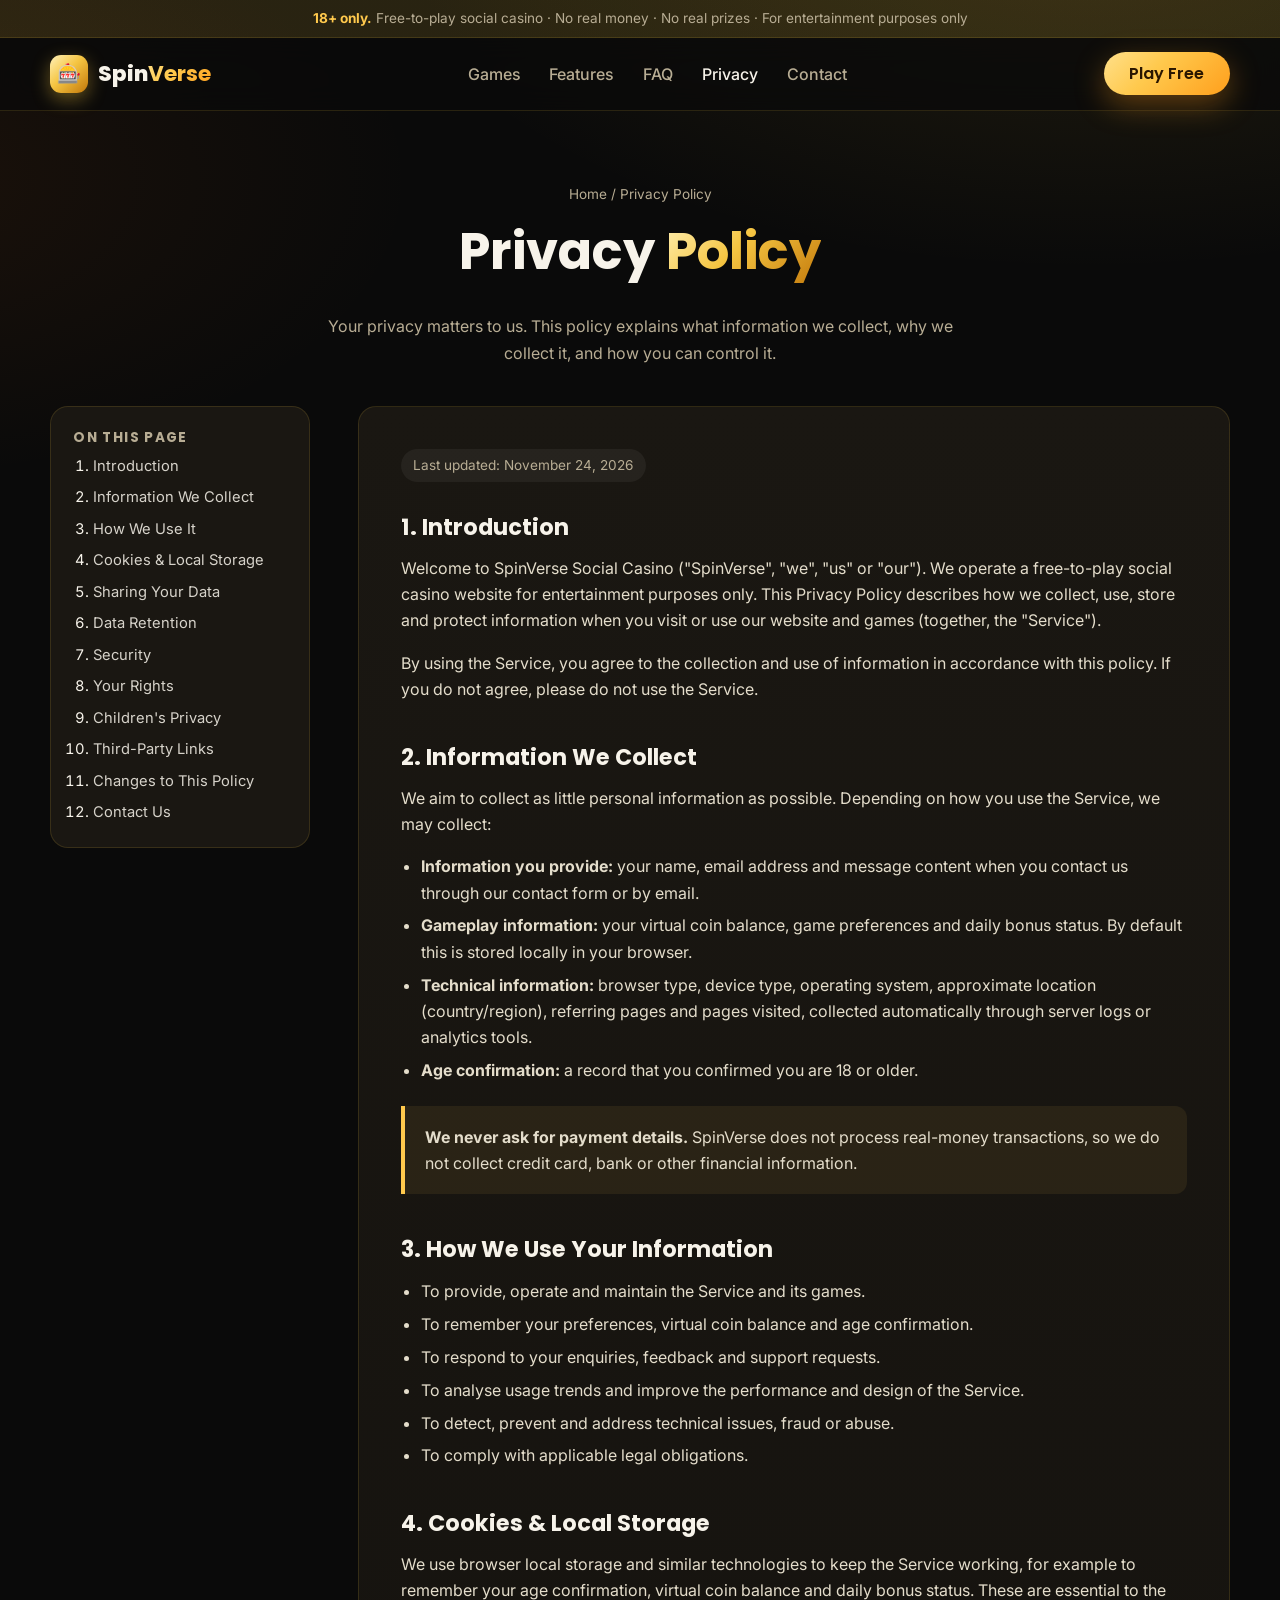
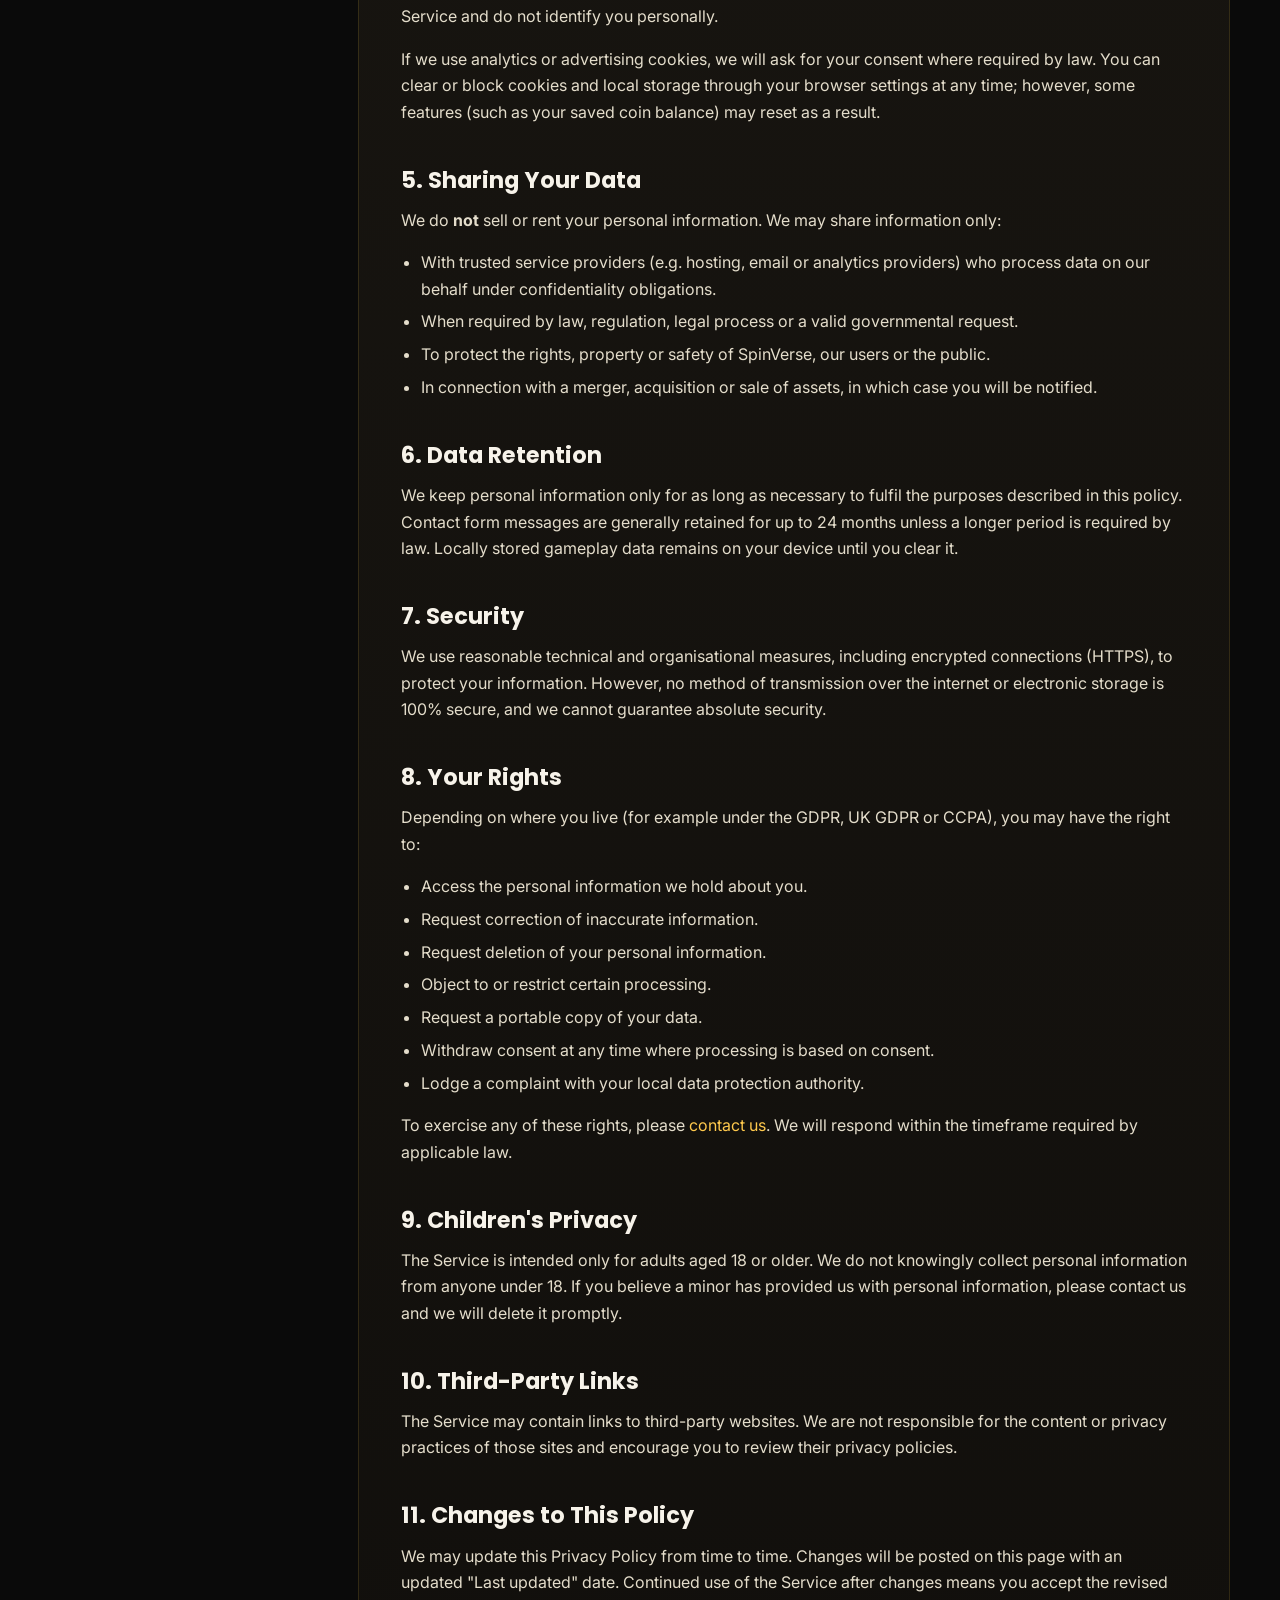
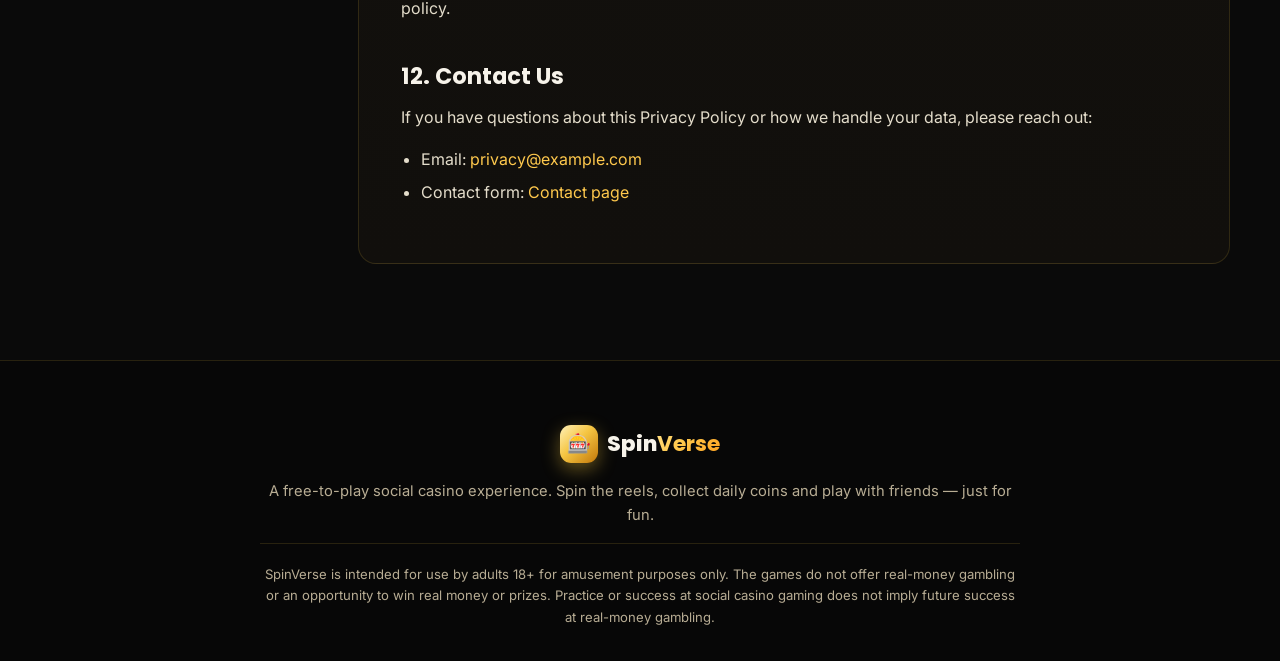
<file: privacy.html>
<!DOCTYPE html>
<html lang="en">
<head>
  <meta charset="UTF-8" />
  <meta name="viewport" content="width=device-width, initial-scale=1.0" />
  <title>Privacy Policy — SpinVerse Social Casino</title>
  <meta name="description" content="Learn how SpinVerse Social Casino collects, uses and protects your personal information." />
  <meta name="theme-color" content="#0a0a0a" />
  <link rel="icon" href="data:image/svg+xml,<svg xmlns='http://www.w3.org/2000/svg' viewBox='0 0 100 100'><text y='.9em' font-size='90'>🎰</text></svg>" />
  <link rel="preconnect" href="https://fonts.googleapis.com" />
  <link rel="preconnect" href="https://fonts.gstatic.com" crossorigin />
  <link href="https://fonts.googleapis.com/css2?family=Inter:wght@400;500;600;700&family=Poppins:wght@600;700;800&display=swap" rel="stylesheet" />
  <link rel="stylesheet" href="style.css" />
</head>
<body>
  <div class="age-bar"><strong>18+ only.</strong> Free-to-play social casino · No real money · No real prizes · For entertainment purposes only</div>

  <header class="site-header">
    <div class="container nav">
      <a href="index.html" class="logo" aria-label="SpinVerse home"><span class="logo-mark">🎰</span><span>Spin<b>Verse</b></span></a>
      <ul class="nav-links" id="nav-links">
        <li><a href="index.html#games">Games</a></li>
        <li><a href="index.html#features">Features</a></li>
        <li><a href="index.html#faq">FAQ</a></li>
        <li><a href="privacy.html" aria-current="page">Privacy</a></li>
        <li><a href="contact.html">Contact</a></li>
      </ul>
      <div class="nav-cta">
        <a href="index.html#play" class="btn btn-gold">Play Free</a>
        <button class="menu-toggle" aria-label="Toggle menu" aria-controls="nav-links" aria-expanded="false">☰</button>
      </div>
    </div>
  </header>

  <main>
    <section class="page-hero">
      <div class="container">
        <div class="breadcrumb"><a href="index.html">Home</a> / Privacy Policy</div>
        <h1>Privacy <span class="grad-text">Policy</span></h1>
        <p>Your privacy matters to us. This policy explains what information we collect, why we collect it, and how you can control it.</p>
      </div>
    </section>

    <div class="container legal-layout">
      <aside class="toc">
        <h4>On this page</h4>
        <ol>
          <li><a href="#intro">Introduction</a></li>
          <li><a href="#collect">Information We Collect</a></li>
          <li><a href="#use">How We Use It</a></li>
          <li><a href="#cookies">Cookies &amp; Local Storage</a></li>
          <li><a href="#share">Sharing Your Data</a></li>
          <li><a href="#retention">Data Retention</a></li>
          <li><a href="#security">Security</a></li>
          <li><a href="#rights">Your Rights</a></li>
          <li><a href="#children">Children's Privacy</a></li>
          <li><a href="#thirdparty">Third-Party Links</a></li>
          <li><a href="#changes">Changes to This Policy</a></li>
          <li><a href="#contact">Contact Us</a></li>
        </ol>
      </aside>

      <article class="legal">
        <span class="updated">Last updated: November 24, 2026</span>

        <h2 id="intro">1. Introduction</h2>
        <p>Welcome to SpinVerse Social Casino ("SpinVerse", "we", "us" or "our"). We operate a free-to-play social casino website for entertainment purposes only. This Privacy Policy describes how we collect, use, store and protect information when you visit or use our website and games (together, the "Service").</p>
        <p>By using the Service, you agree to the collection and use of information in accordance with this policy. If you do not agree, please do not use the Service.</p>

        <h2 id="collect">2. Information We Collect</h2>
        <p>We aim to collect as little personal information as possible. Depending on how you use the Service, we may collect:</p>
        <ul>
          <li><strong>Information you provide:</strong> your name, email address and message content when you contact us through our contact form or by email.</li>
          <li><strong>Gameplay information:</strong> your virtual coin balance, game preferences and daily bonus status. By default this is stored locally in your browser.</li>
          <li><strong>Technical information:</strong> browser type, device type, operating system, approximate location (country/region), referring pages and pages visited, collected automatically through server logs or analytics tools.</li>
          <li><strong>Age confirmation:</strong> a record that you confirmed you are 18 or older.</li>
        </ul>
        <div class="callout"><p><strong>We never ask for payment details.</strong> SpinVerse does not process real-money transactions, so we do not collect credit card, bank or other financial information.</p></div>

        <h2 id="use">3. How We Use Your Information</h2>
        <ul>
          <li>To provide, operate and maintain the Service and its games.</li>
          <li>To remember your preferences, virtual coin balance and age confirmation.</li>
          <li>To respond to your enquiries, feedback and support requests.</li>
          <li>To analyse usage trends and improve the performance and design of the Service.</li>
          <li>To detect, prevent and address technical issues, fraud or abuse.</li>
          <li>To comply with applicable legal obligations.</li>
        </ul>

        <h2 id="cookies">4. Cookies &amp; Local Storage</h2>
        <p>We use browser local storage and similar technologies to keep the Service working, for example to remember your age confirmation, virtual coin balance and daily bonus status. These are essential to the Service and do not identify you personally.</p>
        <p>If we use analytics or advertising cookies, we will ask for your consent where required by law. You can clear or block cookies and local storage through your browser settings at any time; however, some features (such as your saved coin balance) may reset as a result.</p>

        <h2 id="share">5. Sharing Your Data</h2>
        <p>We do <strong>not</strong> sell or rent your personal information. We may share information only:</p>
        <ul>
          <li>With trusted service providers (e.g. hosting, email or analytics providers) who process data on our behalf under confidentiality obligations.</li>
          <li>When required by law, regulation, legal process or a valid governmental request.</li>
          <li>To protect the rights, property or safety of SpinVerse, our users or the public.</li>
          <li>In connection with a merger, acquisition or sale of assets, in which case you will be notified.</li>
        </ul>

        <h2 id="retention">6. Data Retention</h2>
        <p>We keep personal information only for as long as necessary to fulfil the purposes described in this policy. Contact form messages are generally retained for up to 24 months unless a longer period is required by law. Locally stored gameplay data remains on your device until you clear it.</p>

        <h2 id="security">7. Security</h2>
        <p>We use reasonable technical and organisational measures, including encrypted connections (HTTPS), to protect your information. However, no method of transmission over the internet or electronic storage is 100% secure, and we cannot guarantee absolute security.</p>

        <h2 id="rights">8. Your Rights</h2>
        <p>Depending on where you live (for example under the GDPR, UK GDPR or CCPA), you may have the right to:</p>
        <ul>
          <li>Access the personal information we hold about you.</li>
          <li>Request correction of inaccurate information.</li>
          <li>Request deletion of your personal information.</li>
          <li>Object to or restrict certain processing.</li>
          <li>Request a portable copy of your data.</li>
          <li>Withdraw consent at any time where processing is based on consent.</li>
          <li>Lodge a complaint with your local data protection authority.</li>
        </ul>
        <p>To exercise any of these rights, please <a href="contact.html">contact us</a>. We will respond within the timeframe required by applicable law.</p>

        <h2 id="children">9. Children's Privacy</h2>
        <p>The Service is intended only for adults aged 18 or older. We do not knowingly collect personal information from anyone under 18. If you believe a minor has provided us with personal information, please contact us and we will delete it promptly.</p>

        <h2 id="thirdparty">10. Third-Party Links</h2>
        <p>The Service may contain links to third-party websites. We are not responsible for the content or privacy practices of those sites and encourage you to review their privacy policies.</p>

        <h2 id="changes">11. Changes to This Policy</h2>
        <p>We may update this Privacy Policy from time to time. Changes will be posted on this page with an updated "Last updated" date. Continued use of the Service after changes means you accept the revised policy.</p>

        <h2 id="contact">12. Contact Us</h2>
        <p>If you have questions about this Privacy Policy or how we handle your data, please reach out:</p>
        <ul>
          <li>Email: <a href="mailto:privacy@example.com">privacy@example.com</a></li>
          <li>Contact form: <a href="contact.html">Contact page</a></li>
        </ul>
      </article>
    </div>
  </main>

  <footer class="site-footer">
    <div class="container">
      <div class="footer-simple">
        <a href="index.html" class="logo"><span class="logo-mark">🎰</span><span>Spin<b>Verse</b></span></a>
        <p>A free-to-play social casino experience. Spin the reels, collect daily coins and play with friends — just for fun.</p>
        <p class="footer-disclaimer">SpinVerse is intended for use by adults 18+ for amusement purposes only. The games do not offer real-money gambling or an opportunity to win real money or prizes. Practice or success at social casino gaming does not imply future success at real-money gambling.</p>
      </div>
    </div>
  </footer>

  <script src="main.js"></script>
</body>
</html>
</file>
<file: style.css>
/* =========================================================
   SpinVerse Social Casino — shared stylesheet
   ========================================================= */
:root {
  --bg: #0a0a0a;
  --bg-2: #110f0c;
  --surface: #1a1712;
  --surface-2: #241f16;
  --border: rgba(212, 175, 55, 0.16);
  --text: #f7f3ea;
  --muted: #b8ad94;
  --gold: #ffc94d;
  --gold-2: #ff9f1c;
  --pink: #f5c542;
  --danger: #ef4444;
  --violet: #d4af37;
  --cyan: #ffe08a;
  --green: #e6c46a;
  --radius: 18px;
  --radius-sm: 12px;
  --shadow: 0 20px 50px rgba(0, 0, 0, 0.45);
  --grad-gold: linear-gradient(135deg, #ffe08a 0%, #ffc94d 40%, #ff9f1c 100%);
  --grad-neon: linear-gradient(135deg, #fff1b8 0%, #f5c542 45%, #c2780a 100%);
  --container: 1180px;
  --font-display: "Poppins", system-ui, sans-serif;
  --font-body: "Inter", system-ui, -apple-system, "Segoe UI", Roboto, sans-serif;
}

*, *::before, *::after { box-sizing: border-box; }
html { scroll-behavior: smooth; }
body {
  margin: 0;
  font-family: var(--font-body);
  font-size: 16px;
  line-height: 1.65;
  color: var(--text);
  background: var(--bg);
  background-image:
    radial-gradient(1200px 600px at 85% -10%, rgba(212, 175, 55, 0.12), transparent 60%),
    radial-gradient(900px 500px at -10% 20%, rgba(180, 83, 9, 0.10), transparent 60%);
  background-attachment: fixed;
  overflow-x: hidden;
}
img, svg { max-width: 100%; display: block; }
a { color: var(--gold); text-decoration: none; }
a:hover { text-decoration: underline; }
h1, h2, h3, h4 { font-family: var(--font-display); line-height: 1.2; margin: 0 0 .6em; }
p { margin: 0 0 1em; }
.container { width: min(100% - 2.5rem, var(--container)); margin-inline: auto; }
.sr-only { position: absolute; width: 1px; height: 1px; overflow: hidden; clip: rect(0 0 0 0); white-space: nowrap; }
:focus-visible { outline: 3px solid var(--cyan); outline-offset: 3px; border-radius: 6px; }

/* ---------- Buttons ---------- */
.btn {
  display: inline-flex; align-items: center; justify-content: center; gap: .5rem;
  padding: .85rem 1.6rem; border-radius: 999px; border: 0;
  font: 600 1rem/1 var(--font-display); cursor: pointer;
  transition: transform .2s ease, box-shadow .2s ease, background .2s ease;
  text-decoration: none !important; white-space: nowrap;
}
.btn:hover { transform: translateY(-2px); }
.btn:active { transform: translateY(0); }
.btn-gold { background: var(--grad-gold); color: #2a1600; box-shadow: 0 10px 30px rgba(255, 159, 28, .35); }
.btn-gold:hover { box-shadow: 0 14px 38px rgba(255, 159, 28, .5); }
.btn-ghost { background: rgba(255,255,255,.06); color: var(--text); border: 1px solid var(--border); }
.btn-ghost:hover { background: rgba(255,255,255,.12); }
.btn-lg { padding: 1.05rem 2rem; font-size: 1.08rem; }
.btn[disabled] { opacity: .55; cursor: not-allowed; transform: none; }

/* ---------- Header ---------- */
.site-header {
  position: sticky; top: 0; z-index: 50;
  background: rgba(10, 10, 10, .75);
  backdrop-filter: blur(14px); -webkit-backdrop-filter: blur(14px);
  border-bottom: 1px solid var(--border);
}
.nav { display: flex; align-items: center; justify-content: space-between; height: 72px; gap: 1rem; }
.logo { display: flex; align-items: center; gap: .6rem; font: 800 1.35rem/1 var(--font-display); color: var(--text); text-decoration: none !important; }
.logo-mark {
  width: 38px; height: 38px; border-radius: 11px; display: grid; place-items: center;
  background: var(--grad-neon); font-size: 1.2rem; box-shadow: 0 6px 18px rgba(212,175,55,.45);
}
.logo span b { background: var(--grad-gold); -webkit-background-clip: text; background-clip: text; color: transparent; }
.nav-links { display: flex; align-items: center; gap: 1.8rem; list-style: none; margin: 0; padding: 0; }
.nav-links a { color: var(--muted); font-weight: 500; text-decoration: none; transition: color .2s; }
.nav-links a:hover, .nav-links a[aria-current="page"] { color: var(--text); }
.nav-cta { display: flex; align-items: center; gap: .8rem; }
.menu-toggle {
  display: none; background: none; border: 1px solid var(--border); color: var(--text);
  width: 44px; height: 44px; border-radius: 12px; cursor: pointer; font-size: 1.3rem;
}

/* ---------- Age bar ---------- */
.age-bar { background: linear-gradient(90deg, rgba(212,175,55,.15), rgba(212,175,55,.15)); border-bottom: 1px solid var(--border); font-size: .85rem; color: var(--muted); text-align: center; padding: .45rem 1rem; }
.age-bar strong { color: var(--gold); }

/* ---------- Hero ---------- */
.hero { padding: 5rem 0 4rem; position: relative; }
.hero-grid { display: grid; grid-template-columns: 1.05fr .95fr; gap: 3rem; align-items: center; }
.eyebrow {
  display: inline-flex; align-items: center; gap: .5rem; padding: .4rem .9rem; border-radius: 999px;
  background: rgba(255, 201, 77, .1); border: 1px solid rgba(255, 201, 77, .3);
  color: var(--gold); font-size: .85rem; font-weight: 600; margin-bottom: 1.2rem;
}
.hero h1 { font-size: clamp(2.3rem, 5vw, 4rem); font-weight: 800; letter-spacing: -.02em; }
.grad-text { background: var(--grad-neon); -webkit-background-clip: text; background-clip: text; color: transparent; }
.gold-text { background: var(--grad-gold); -webkit-background-clip: text; background-clip: text; color: transparent; }
.hero p.lead { font-size: 1.15rem; color: var(--muted); max-width: 560px; }
.hero-actions { display: flex; flex-wrap: wrap; gap: 1rem; margin: 2rem 0; }
.hero-stats { display: flex; flex-wrap: wrap; gap: 2.2rem; }
.hero-stats div strong { display: block; font: 800 1.6rem/1.1 var(--font-display); }
.hero-stats div span { color: var(--muted); font-size: .9rem; }

/* ---------- Slot machine ---------- */
.slot {
  position: relative; padding: 1.6rem; border-radius: 28px;
  background: linear-gradient(160deg, #211c13, #0c0b09);
  border: 1px solid rgba(255,255,255,.1);
  box-shadow: var(--shadow), inset 0 1px 0 rgba(255,255,255,.08), 0 0 80px rgba(212,175,55,.25);
}
.slot::before {
  content: ""; position: absolute; inset: -2px; border-radius: 30px; z-index: -1;
  background: var(--grad-neon); filter: blur(18px); opacity: .45;
}
.slot-top { display: flex; justify-content: space-between; align-items: center; margin-bottom: 1rem; }
.slot-title { font: 800 1.1rem/1 var(--font-display); letter-spacing: .08em; text-transform: uppercase; }
.coin-balance {
  display: flex; align-items: center; gap: .45rem; padding: .45rem .9rem; border-radius: 999px;
  background: rgba(0,0,0,.35); border: 1px solid rgba(255,201,77,.35); font-weight: 700; color: var(--gold);
}
.reels {
  display: grid; grid-template-columns: repeat(3, 1fr); gap: .8rem; padding: 1rem;
  background: rgba(0,0,0,.4); border-radius: 20px; border: 1px solid rgba(255,255,255,.06);
}
.reel {
  height: 130px; border-radius: 14px; overflow: hidden; position: relative;
  background: linear-gradient(180deg, #fff 0%, #f3ead2 50%, #fff 100%);
  box-shadow: inset 0 10px 18px rgba(0,0,0,.25), inset 0 -10px 18px rgba(0,0,0,.25);
}
.reel-strip { display: flex; flex-direction: column; align-items: center; will-change: transform; }
.reel-strip div { height: 130px; display: grid; place-items: center; font-size: 3.6rem; line-height: 1; }
.reel.win { animation: pulseWin .6s ease 3; }
@keyframes pulseWin { 50% { box-shadow: 0 0 0 4px var(--gold), 0 0 30px var(--gold); } }
.slot-msg { text-align: center; min-height: 1.6em; margin: 1rem 0 .6rem; font-weight: 600; color: var(--muted); }
.slot-msg.win { color: var(--gold); }
.slot-controls { display: flex; gap: .8rem; align-items: center; justify-content: space-between; flex-wrap: wrap; }
.bet-select { display: flex; align-items: center; gap: .5rem; color: var(--muted); font-size: .9rem; }
.bet-select button {
  width: 36px; height: 36px; border-radius: 10px; border: 1px solid var(--border);
  background: rgba(255,255,255,.06); color: var(--text); font-size: 1.1rem; cursor: pointer;
}
.bet-select output { min-width: 3ch; text-align: center; font-weight: 700; color: var(--text); }
.slot-note { margin-top: .9rem; font-size: .78rem; color: var(--muted); text-align: center; }

/* ---------- Sections ---------- */
section { padding: 5rem 0; }
.section-head { text-align: center; max-width: 680px; margin: 0 auto 3rem; }
.section-head h2 { font-size: clamp(1.8rem, 3.5vw, 2.6rem); }
.section-head p { color: var(--muted); font-size: 1.08rem; }
.tag { display: inline-block; font-size: .8rem; font-weight: 700; text-transform: uppercase; letter-spacing: .12em; color: var(--pink); margin-bottom: .8rem; }

.grid { display: grid; gap: 1.5rem; }
.grid-3 { grid-template-columns: repeat(3, 1fr); }
.grid-4 { grid-template-columns: repeat(4, 1fr); }

.card {
  background: linear-gradient(180deg, var(--surface), var(--bg-2));
  border: 1px solid var(--border); border-radius: var(--radius); padding: 1.8rem;
  transition: transform .25s ease, border-color .25s ease, box-shadow .25s ease;
}
.card:hover { transform: translateY(-6px); border-color: rgba(212,175,55,.45); box-shadow: 0 18px 40px rgba(0,0,0,.35); }
.card .icon {
  width: 56px; height: 56px; border-radius: 16px; display: grid; place-items: center; font-size: 1.7rem; margin-bottom: 1.2rem;
  background: rgba(212,175,55,.15); border: 1px solid rgba(212,175,55,.3);
}
.card h3 { font-size: 1.2rem; }
.card p { color: var(--muted); margin: 0; }

/* Games */
.game-card { padding: 0; overflow: hidden; }
.game-art { height: 170px; display: grid; place-items: center; font-size: 4.2rem; position: relative; }
.game-art .badge {
  position: absolute; top: 12px; left: 12px; font-size: .72rem; font-weight: 700; padding: .3rem .65rem;
  border-radius: 999px; background: rgba(0,0,0,.45); color: #fff; letter-spacing: .05em; text-transform: uppercase;
}
.g1 { background: radial-gradient(circle at 30% 30%, #f5c542, #8a5a0b 55%, #120d05); }
.g2 { background: radial-gradient(circle at 30% 30%, #fff1b8, #b88a1c 55%, #151005); }
.g3 { background: radial-gradient(circle at 30% 30%, #d6c7a1, #5e5235 55%, #0d0c09); }
.g4 { background: radial-gradient(circle at 30% 30%, #e0b15a, #6b4a12 55%, #0e0a04); }
.g5 { background: radial-gradient(circle at 30% 30%, #e8c27a, #7a5a26 55%, #100c06); }
.g6 { background: radial-gradient(circle at 30% 30%, #e7a17a, #7c3f1d 55%, #120805); }
.g7 { background: radial-gradient(circle at 30% 30%, #fde68a, #a16207 55%, #140d02); }
.g8 { background: radial-gradient(circle at 30% 30%, #cfcfcf, #4a4a4a 55%, #0a0a0a); }
.game-body { padding: 1.1rem 1.3rem 1.3rem; }
.game-body h3 { font-size: 1.05rem; margin-bottom: .2rem; }
.game-body p { font-size: .88rem; }
.game-meta { display: flex; justify-content: space-between; align-items: center; margin-top: .9rem; font-size: .82rem; color: var(--muted); }
.play-link { font-weight: 700; font-size: .88rem; }

/* Steps */
.steps { counter-reset: step; }
.step { position: relative; padding-top: 2.6rem; }
.step::before {
  counter-increment: step; content: counter(step);
  position: absolute; top: -18px; left: 1.8rem; width: 46px; height: 46px; border-radius: 50%;
  display: grid; place-items: center; font: 800 1.2rem/1 var(--font-display); color: #2a1600; background: var(--grad-gold);
  box-shadow: 0 8px 22px rgba(255,159,28,.4);
}

/* Bonus banner */
.bonus {
  position: relative; overflow: hidden; border-radius: 28px; padding: 3.5rem;
  background: linear-gradient(120deg, #15110a 0%, #3a2a0c 50%, #7a5512 100%); border: 1px solid rgba(212, 175, 55, .45);
  display: grid; grid-template-columns: 1.4fr 1fr; gap: 2rem; align-items: center;
}
.bonus::after {
  content: "🪙"; position: absolute; right: -20px; bottom: -40px; font-size: 14rem; opacity: .15; transform: rotate(-18deg);
}
.bonus h2 { font-size: clamp(1.8rem, 3.5vw, 2.8rem); }
.bonus p { color: rgba(255,255,255,.85); font-size: 1.08rem; }
.bonus-coins { text-align: center; position: relative; z-index: 1; }
.bonus-coins .amount { font: 800 clamp(3rem, 7vw, 5rem)/1 var(--font-display); }
.bonus-coins small { display: block; color: rgba(255,255,255,.8); margin: .4rem 0 1.4rem; }

/* Responsible play */
.rg-box {
  display: grid; grid-template-columns: auto 1fr; gap: 1.6rem; align-items: start;
  background: rgba(212, 175, 55, .07); border: 1px solid rgba(212, 175, 55, .3);
  border-radius: var(--radius); padding: 2rem;
}
.rg-box .age { width: 74px; height: 74px; border-radius: 50%; display: grid; place-items: center; border: 3px solid var(--green); font: 800 1.4rem/1 var(--font-display); color: var(--green); }
.rg-box h3 { margin-bottom: .4rem; }
.rg-box ul { margin: .6rem 0 0; padding-left: 1.2rem; color: var(--muted); }

/* FAQ */
.faq { max-width: 820px; margin: 0 auto; display: grid; gap: .9rem; }
.faq details { background: var(--surface); border: 1px solid var(--border); border-radius: var(--radius-sm); padding: 0 1.4rem; }
.faq summary {
  cursor: pointer; list-style: none; padding: 1.15rem 0; font-weight: 600; display: flex; justify-content: space-between; gap: 1rem;
}
.faq summary::-webkit-details-marker { display: none; }
.faq summary::after { content: "+"; font-size: 1.4rem; line-height: 1; color: var(--gold); transition: transform .2s; }
.faq details[open] summary::after { transform: rotate(45deg); }
.faq details p { color: var(--muted); padding-bottom: 1.2rem; margin: 0; }

/* ---------- Footer ---------- */
.site-footer { border-top: 1px solid var(--border); background: #05050580; padding: 4rem 0 2rem; margin-top: 2rem; }
.footer-grid { display: grid; grid-template-columns: 1.6fr 1fr 1fr 1fr; gap: 2rem; }
.site-footer h4 { font-size: .95rem; text-transform: uppercase; letter-spacing: .1em; color: var(--muted); margin-bottom: 1rem; }
.site-footer ul { list-style: none; padding: 0; margin: 0; display: grid; gap: .55rem; }
.site-footer ul a { color: var(--text); opacity: .85; }
.site-footer p { color: var(--muted); font-size: .92rem; }
.footer-simple { max-width: 760px; margin: 0 auto; text-align: center; display: grid; justify-items: center; gap: 1rem; }
.footer-simple p { margin: 0; }
.footer-simple .footer-disclaimer { font-size: .82rem; padding-top: 1.2rem; border-top: 1px solid var(--border); width: 100%; }
.footer-legal {
  margin-top: 3rem; padding-top: 1.6rem; border-top: 1px solid var(--border);
  font-size: .82rem; color: var(--muted); display: grid; gap: .8rem;
}
.footer-legal .row { display: flex; justify-content: space-between; flex-wrap: wrap; gap: 1rem; }
.badges { display: flex; gap: .6rem; flex-wrap: wrap; margin-top: 1rem; }
.badges span { font-size: .75rem; font-weight: 700; padding: .35rem .7rem; border-radius: 8px; border: 1px solid var(--border); color: var(--muted); }

/* ---------- Inner pages ---------- */
.page-hero { padding: 4.5rem 0 2.5rem; text-align: center; }
.page-hero h1 { font-size: clamp(2rem, 4.5vw, 3.2rem); }
.page-hero p { color: var(--muted); max-width: 640px; margin: 0 auto; }
.breadcrumb { font-size: .85rem; color: var(--muted); margin-bottom: 1rem; }
.breadcrumb a { color: var(--muted); }

.legal-layout { display: grid; grid-template-columns: 260px 1fr; gap: 3rem; align-items: start; padding-bottom: 4rem; }
.toc { position: sticky; top: 96px; background: var(--surface); border: 1px solid var(--border); border-radius: var(--radius); padding: 1.4rem; }
.toc h4 { font-size: .85rem; text-transform: uppercase; letter-spacing: .1em; color: var(--muted); }
.toc ol { margin: 0; padding-left: 1.2rem; display: grid; gap: .45rem; font-size: .92rem; }
.toc a { color: var(--text); opacity: .85; }
.legal { background: linear-gradient(180deg, var(--surface), var(--bg-2)); border: 1px solid var(--border); border-radius: var(--radius); padding: 2.6rem; }
.legal h2 { font-size: 1.4rem; margin-top: 2.2rem; padding-top: .4rem; scroll-margin-top: 96px; }
.legal h2:first-of-type { margin-top: 0; }
.legal p, .legal li { color: #e4ddcb; }
.legal ul { padding-left: 1.3rem; }
.legal li { margin-bottom: .4rem; }
.legal .updated { display: inline-block; font-size: .85rem; color: var(--muted); background: rgba(255,255,255,.05); padding: .35rem .8rem; border-radius: 999px; margin-bottom: 1.6rem; }
.callout {
  border-left: 4px solid var(--gold); background: rgba(255, 201, 77, .08); padding: 1.1rem 1.3rem; border-radius: 0 12px 12px 0; margin: 1.4rem 0;
}
.callout.warn { border-color: var(--gold-2); background: rgba(255, 159, 28, .1); }
.callout p:last-child { margin: 0; }

/* Contact */
.contact-grid { display: grid; grid-template-columns: 1fr 1.4fr; gap: 2rem; padding-bottom: 4rem; }
.contact-info { display: grid; gap: 1rem; align-content: start; }
.info-item { display: flex; gap: 1rem; align-items: flex-start; }
.info-item .icon { flex: none; width: 48px; height: 48px; margin: 0; font-size: 1.3rem; border-radius: 14px; display: grid; place-items: center; background: rgba(212,175,55,.15); border: 1px solid rgba(212,175,55,.3); }
.info-item h3 { font-size: 1rem; margin: 0 0 .15rem; }
.info-item p { margin: 0; color: var(--muted); font-size: .93rem; }
.form { display: grid; gap: 1.1rem; }
.form-row { display: grid; grid-template-columns: 1fr 1fr; gap: 1.1rem; }
.field label { display: block; font-weight: 600; font-size: .9rem; margin-bottom: .4rem; }
.field input, .field select, .field textarea {
  width: 100%; padding: .85rem 1rem; border-radius: 12px; border: 1px solid var(--border);
  background: rgba(0,0,0,.3); color: var(--text); font: inherit; transition: border-color .2s, box-shadow .2s;
}
.field textarea { min-height: 150px; resize: vertical; }
.field select option { background: var(--bg-2); }
.field input:focus, .field select:focus, .field textarea:focus { outline: none; border-color: var(--violet); box-shadow: 0 0 0 4px rgba(212,175,55,.2); }
.field.invalid input, .field.invalid select, .field.invalid textarea { border-color: var(--danger); }
.field .error { display: none; color: var(--danger); font-size: .82rem; margin-top: .35rem; }
.field.invalid .error { display: block; }
.check { display: flex; gap: .6rem; align-items: flex-start; font-size: .9rem; color: var(--muted); }
.check input { margin-top: .3rem; accent-color: var(--violet); width: 18px; height: 18px; flex: none; }
.form-success {
  display: none; text-align: center; padding: 2rem 1rem;
}
.form-success.show { display: block; }
.form-success .big { font-size: 3.5rem; }


/* ---------- Reveal on scroll ---------- */
.reveal { opacity: 0; transform: translateY(24px); transition: opacity .7s ease, transform .7s ease; }
.reveal.visible { opacity: 1; transform: none; }

/* Floating coins decoration */
.float { position: absolute; font-size: 2rem; opacity: .5; animation: float 6s ease-in-out infinite; pointer-events: none; }
@keyframes float { 50% { transform: translateY(-18px) rotate(10deg); } }

/* ---------- Responsive ---------- */
@media (max-width: 1024px) {
  .grid-4 { grid-template-columns: repeat(2, 1fr); }
  .footer-grid { grid-template-columns: 1fr 1fr; }
  .legal-layout { grid-template-columns: 1fr; }
  .toc { position: static; }
}
@media (max-width: 880px) {
  .menu-toggle { display: grid; place-items: center; }
  .nav-links {
    position: absolute; top: 72px; left: 0; right: 0; flex-direction: column; align-items: stretch; gap: 0;
    background: rgba(10, 10, 10, .97); border-bottom: 1px solid var(--border);
    max-height: 0; overflow: hidden; transition: max-height .3s ease;
  }
  .nav-links.open { max-height: 400px; }
  .nav-links li a { display: block; padding: 1rem 1.5rem; border-top: 1px solid var(--border); }
  .nav-cta .btn-ghost { display: none; }
  .hero { padding-top: 3rem; }
  .hero-grid, .bonus, .contact-grid { grid-template-columns: 1fr; }
  .grid-3 { grid-template-columns: 1fr; }
  .bonus { padding: 2.4rem 1.6rem; text-align: center; }
}
@media (max-width: 560px) {
  section { padding: 3.5rem 0; }
  .grid-4 { grid-template-columns: 1fr; }
  .footer-grid { grid-template-columns: 1fr; }
  .form-row { grid-template-columns: 1fr; }
  .reel, .reel-strip div { height: 100px; }
  .reel-strip div { font-size: 2.8rem; }
  .legal { padding: 1.6rem; }
  .rg-box { grid-template-columns: 1fr; text-align: center; }
  .rg-box .age { margin: 0 auto; }
  .rg-box ul { text-align: left; }
  .nav-cta .btn { padding: .7rem 1.1rem; font-size: .9rem; }
  .nav-cta .coin-balance { display: none; }
  .hero-stats { gap: 1.4rem; }
}
@media (prefers-reduced-motion: reduce) {
  *, *::before, *::after { animation: none !important; transition: none !important; scroll-behavior: auto !important; }
  .reveal { opacity: 1; transform: none; }
}
</file>
